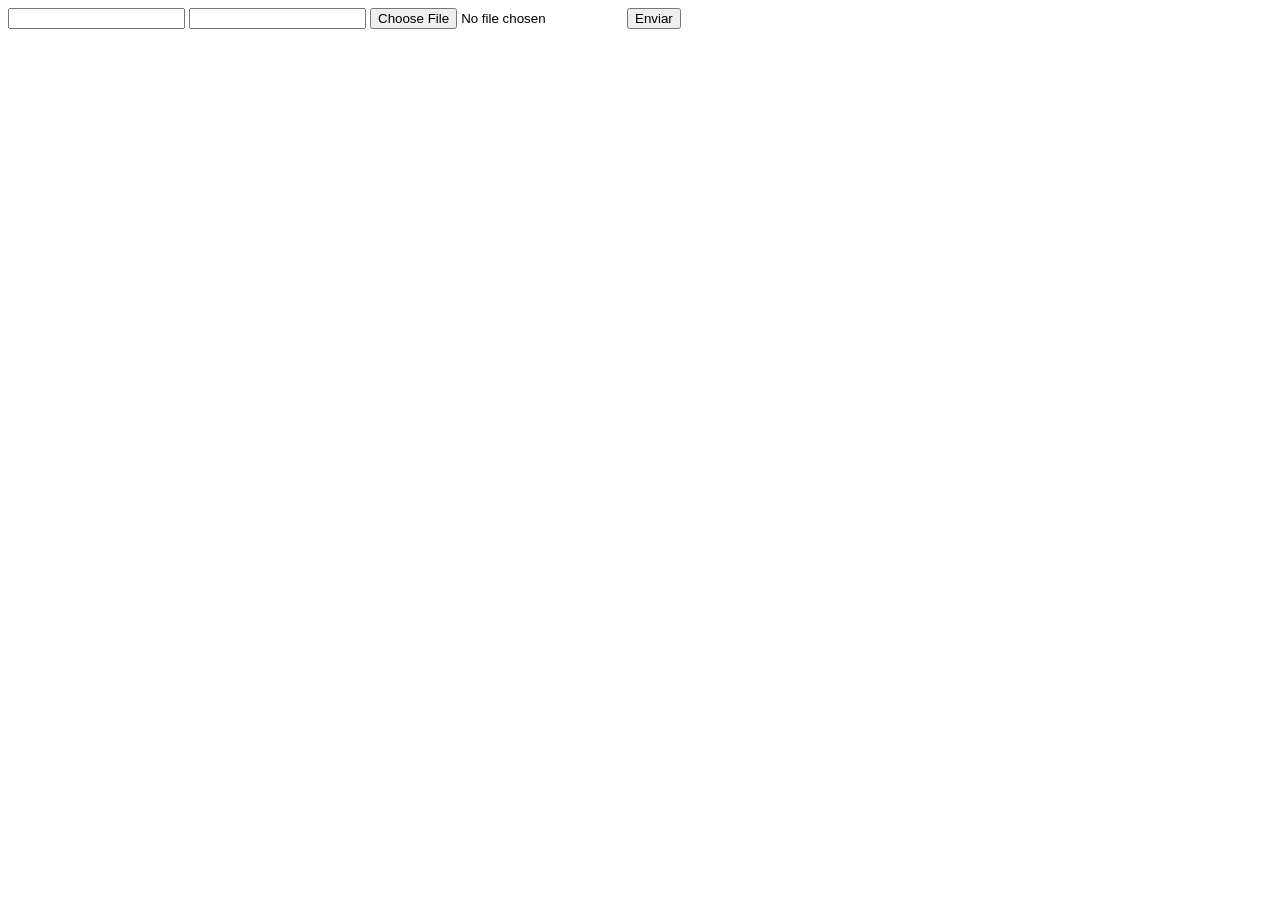
<file: DOCUMENTOS_DE_APOIO/exemplo_de_upload_de_arquivo/public/index.html>
<!DOCTYPE html>
<html lang="en">

<head>
  <meta charset="UTF-8">
  <meta http-equiv="X-UA-Compatible" content="IE=edge">
  <meta name="viewport" content="width=device-width, initial-scale=1.0">
  <title>Upload</title>
</head>

<body>

  <div>
    <input name="nome" id="nome" type="text" />
    <input name="email" id="email" type="url" />
    <input name="foto" id="foto" type="file" />
    <button onclick="enviar()">Enviar</button>
  </div>

  <div id="container"></div>
</body>

</html>

<script>
  function enviar() {
    const formData = new FormData();
    formData.append('foto', foto.files[0])
    formData.append('nome', nome.value)
    formData.append('email', email.value)

    fetch("/usuarios/cadastro", {
      method: "POST",
      body: formData
    })
      .then(res => {
        window.location = "./perfil.html"
      })
      .catch(err => {
        console.log(err);
      })
  }
</script>
</file>
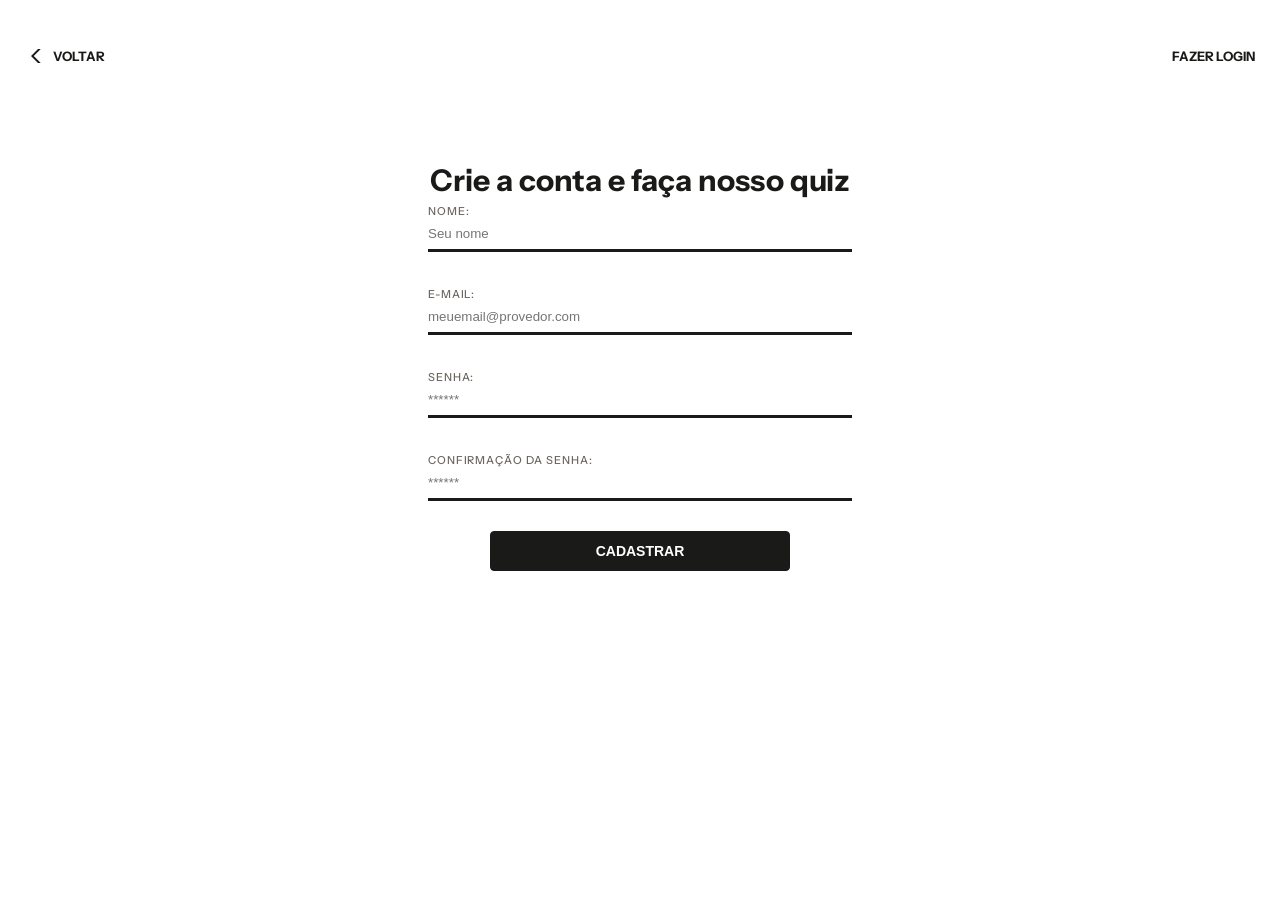
<file: public/cadastro-quiz.html>
<!DOCTYPE html>
<html lang="pt-br">

<head>
  <meta charset="UTF-8" />
  <meta http-equiv="X-UA-Compatible" content="IE=edge" />
  <meta name="viewport" content="width=device-width, initial-scale=1.0" />

  <title>Egó | Cadastro</title>

  <script src="./js/sessao.js"></script>

  <link rel="stylesheet" href="./css/estilo.css" />
  <link rel="icon" href="../assets/imgs/logo-cima.png" />
  <link rel="preconnect" href="https://fonts.gstatic.com" />
</head>

<body>

   <div class="login-buttons">
    <div class="voltar">
        <a href="index.html">
            <svg fill="currentColor" height="22" viewBox="0 0 22 22" width="22" xmlns="http://www.w3.org/2000/svg">
                <rect class="seta-traco" height="2" width="0" x="7" y="10"></rect>
                <path d="M15.75 4H13L6 11L13 18H15.75L8.75 11L15.75 4Z"></path>
            </svg>
            <span>VOLTAR</span>
        </a>
    </div>

    <div class="cadastro">
        <a href="login.html">
            <span class="cadastro-inner">
                <span class="cadastro-texto">FAZER LOGIN</span>
                <span class="cadastro-linha-wrapper">
                    <div class="cadastro-linha"></div>
                </span>
            </span>
        </a>
    </div>
</div> 


  <div class="login">
    <div class="alerta_erro">
      <div class="card_erro" id="cardErro">
        <span id="mensagem_erro"></span>
      </div>
    </div>
    <div class="container">
      <div class="card card-cadastro">
        <h2>Crie a conta e faça nosso quiz</h2>
        <div class="formulario">
          
          <div class="campo">
            <span>Nome:</span>
            <input id="nome_input" type="text" placeholder="Seu nome" />
          </div>
          <div class="campo">
            <span>E-mail:</span>
            <input id="email_input" type="text" placeholder="meuemail@provedor.com" />
          </div>
          <div class="campo">
            <span>Senha:</span>
            <input id="senha_input" type="password" placeholder="******" />
          </div>
          <div class="campo">
            <span>Confirmação da Senha:</span>
            <input id="confirmacao_senha_input" type="password" placeholder="******" />
          </div>
          <button class="botao" onclick="cadastrar()">CADASTRAR</button>
        </div>
        <div id="div_aguardar" class="loading-div">
          <img src="./assets/circle-loading.gif" id="loading-gif" />
        </div>

        <div id="div_erros_login"></div>
      </div>
    </div>
  </div>

</body>

</html>

<script>

  // Array para armazenar empresas cadastradas para validação de código de ativação 
  let listaEmpresasCadastradas = [];

  function cadastrar() {
    // aguardar();

    //Recupere o valor da nova input pelo nome do id
    // Agora vá para o método fetch logo abaixo
    var nomeVar = nome_input.value;
    var emailVar = email_input.value;
    var senhaVar = senha_input.value;
    var confirmacaoSenhaVar = confirmacao_senha_input.value;

    // Verificando se há algum campo em branco
    if (
      nomeVar == "" ||
      emailVar == "" ||
      senhaVar == "" ||
      confirmacaoSenhaVar == "" 
    ) {
      cardErro.style.display = "block";
      mensagem_erro.innerHTML =
        "(Mensagem de erro para todos os campos em branco)";

      finalizarAguardar();
      return false;
    } else {
      setInterval(sumirMensagem, 5000);
    }

    // Verificando se o código de ativação é de alguma empresa cadastrada
    // for (let i = 0; i < listaEmpresasCadastradas.length; i++) {
    //   if (listaEmpresasCadastradas[i].codigo_ativacao == codigoVar) {
    //     idEmpresaVincular = listaEmpresasCadastradas[i].id
    //     console.log("Código de ativação válido.");
    //     break;
    //   } else {
    //     cardErro.style.display = "block";
    //     mensagem_erro.innerHTML = "(Mensagem de erro para código inválido)";
    //     finalizarAguardar();
    //   }
    // }

    // Enviando o valor da nova input
    fetch("/usuarios/cadastrar", {
      method: "POST",
      headers: {
        "Content-Type": "application/json",
      },
      body: JSON.stringify({
        // crie um atributo que recebe o valor recuperado aqui
        // Agora vá para o arquivo routes/usuario.js
        nomeServer: nomeVar,
        emailServer: emailVar,
        senhaServer: senhaVar,
      }),
    })
      .then(function (resposta) {
        console.log("resposta: ", resposta);

        if (resposta.ok) {
          cardErro.style.display = "block";

          mensagem_erro.innerHTML =
            "Cadastro realizado com sucesso! Redirecionando para tela de Login...";

          setTimeout(() => {
            window.location = "login.html";
          }, "2000");

          limparFormulario();
          finalizarAguardar();
        } else {
          throw "Houve um erro ao tentar realizar o cadastro!";
        }
      })
      .catch(function (resposta) {
        console.log(`#ERRO: ${resposta}`);
        finalizarAguardar();
      });

    return false;
  }

  // Listando empresas cadastradas 

  function sumirMensagem() {
    cardErro.style.display = "none";
  }
</script>
</file>
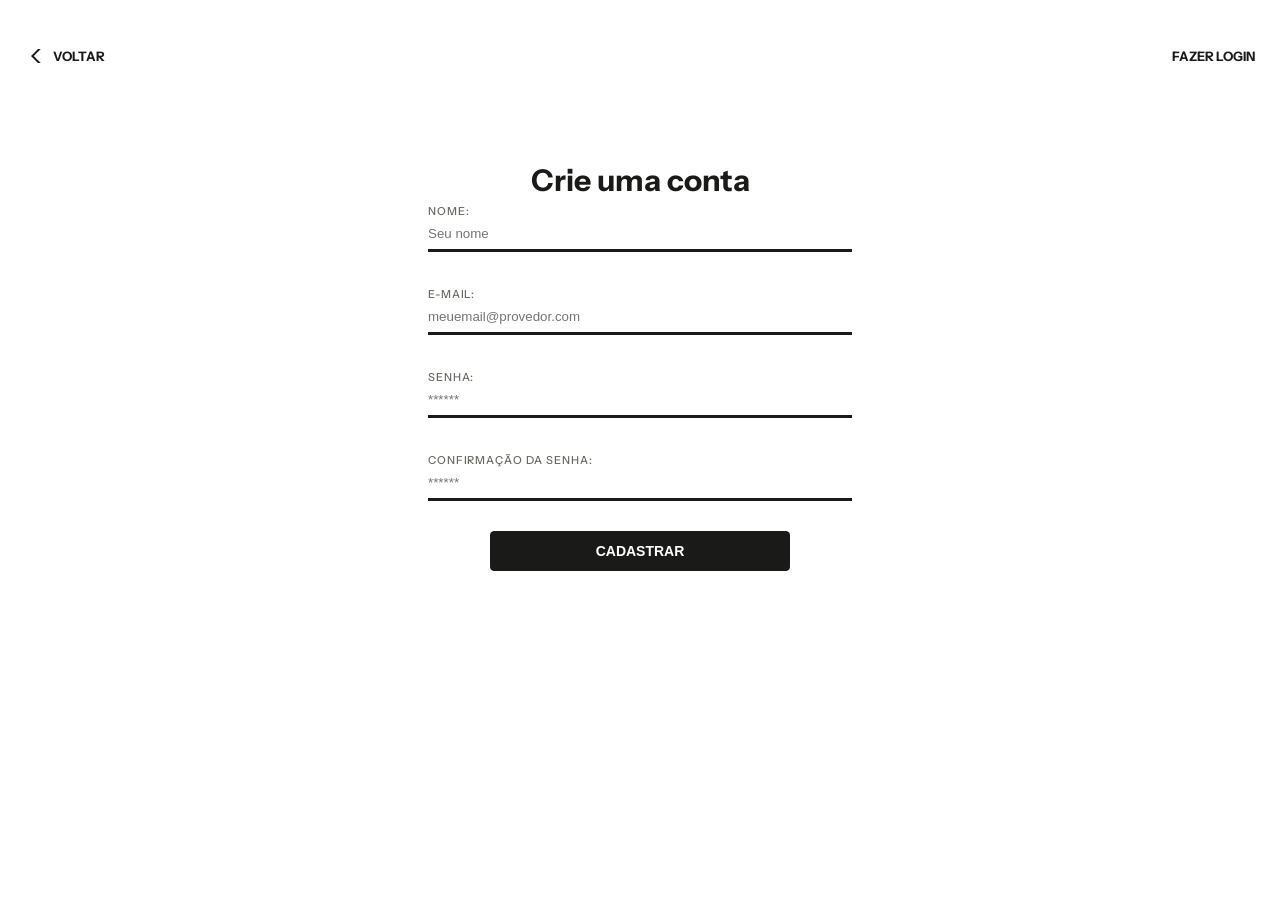
<file: public/cadastro.html>
<!DOCTYPE html>
<html lang="pt-br">

<head>
  <meta charset="UTF-8" />
  <meta http-equiv="X-UA-Compatible" content="IE=edge" />
  <meta name="viewport" content="width=device-width, initial-scale=1.0" />

  <title>Egó | Cadastro</title>

  <script src="./js/sessao.js"></script>

  <link rel="stylesheet" href="./css/estilo.css" />
  <link rel="icon" href="../assets/imgs/logo-cima.png" />
  <link rel="preconnect" href="https://fonts.gstatic.com" />
</head>

<body>

  <div class="login-buttons">
    <div class="voltar">
      <a href="index.html">
        <svg fill="currentColor" height="22" viewBox="0 0 22 22" width="22" xmlns="http://www.w3.org/2000/svg">
          <rect class="seta-traco" height="2" width="0" x="7" y="10"></rect>
          <path d="M15.75 4H13L6 11L13 18H15.75L8.75 11L15.75 4Z"></path>
        </svg>
        <span>VOLTAR</span>
      </a>
    </div>

    <div class="cadastro">
      <a href="login.html">
        <span class="cadastro-inner">
          <span class="cadastro-texto">FAZER LOGIN</span>
          <span class="cadastro-linha-wrapper">
            <div class="cadastro-linha"></div>
          </span>
        </span>
      </a>
    </div>
  </div>


  <div class="login">
    <div class="alerta_erro">
      <div class="card_erro" id="cardErro">
        <span id="mensagem_erro"></span>
      </div>
    </div>
    <div class="container">
      <div class="card card-cadastro">
        <h2>Crie uma conta</h2>
        <div class="formulario">
          
          <div class="campo">
            <span>Nome:</span>
            <input id="nome_input" type="text" placeholder="Seu nome" />
          </div>
          <div class="campo">
            <span>E-mail:</span>
            <input id="email_input" type="text" placeholder="meuemail@provedor.com" />
          </div>
          <div class="campo">
            <span>Senha:</span>
            <input id="senha_input" type="password" placeholder="******" />
          </div>
          <div class="campo">
            <span>Confirmação da Senha:</span>
            <input id="confirmacao_senha_input" type="password" placeholder="******" />
          </div>
          <button class="botao" onclick="cadastrar()">CADASTRAR</button>
        </div>
        <div id="div_aguardar" class="loading-div">
          <img src="./assets/circle-loading.gif" id="loading-gif" />
        </div>

        <div id="div_erros_login"></div>
      </div>
    </div>
  </div>

</body>

</html>

<script>

  // Array para armazenar empresas cadastradas para validação de código de ativação 
  let listaEmpresasCadastradas = [];

  function cadastrar() {
    var nomeVar = nome_input.value;
    var emailVar = email_input.value;
    var senhaVar = senha_input.value;
    var confirmacaoSenhaVar = confirmacao_senha_input.value;

    nomeVar = nomeVar.trim();
    emailVar = emailVar.trim();

    if (nomeVar == "" || emailVar == "" || senhaVar == "" || confirmacaoSenhaVar == "") {
      exibirErro("Todos os campos são obrigatórios!");
      return false;
    }

    if (emailVar.indexOf("@") == -1 || emailVar.indexOf(".com") == -1) {
      exibirErro("E-mail inválido! falta @ ou .com");
      return false;
    }

    if (senhaVar != confirmacaoSenhaVar) {
      exibirErro("As senhas não coincidem!");
      return false;
    }

    if (senhaVar.length < 6) {
      exibirErro("A senha não pode ser menor que 6 dígitos!");
      return false;
    }

    if (!/[a-z]/.test(senhaVar)) {
      exibirErro("A senha deve possuir pelo menos uma letra");
      return false;
    }

    if (!/[0-9]/.test(senhaVar)) {
      exibirErro("A senha deve possuir pelo menos um número!");
      return false;
    }

    if (!/[A-Z]/.test(senhaVar)) {
      exibirErro("A senha deve possuir pelo menos uma letra maiúscula!");
      return false;
    }

    // Enviando o valor da nova input
    fetch("/usuarios/cadastrar", {
      method: "POST",
      headers: {
        "Content-Type": "application/json",
      },
      body: JSON.stringify({
        // crie um atributo que recebe o valor recuperado aqui
        // Agora vá para o arquivo routes/usuario.js
        nomeServer: nomeVar,
        emailServer: emailVar,
        senhaServer: senhaVar,
      }),
    })
      .then(function (resposta) {
        console.log("resposta: ", resposta);

        if (resposta.ok) {
          cardErro.style.display = "block";

          mensagem_erro.innerHTML =
            "Cadastro realizado com sucesso! Redirecionando para tela de Login...";

          setTimeout(() => {
            window.location = "login.html";
          }, "2000");

          limparFormulario();
          finalizarAguardar();
        } else {
          throw "Houve um erro ao tentar realizar o cadastro!";
        }
      })
      .catch(function (resposta) {
        console.log(`#ERRO: ${resposta}`);
        finalizarAguardar();
      });

    return false;
  }


  // Listando empresas cadastradas 
  function exibirErro(mensagem) {
    cardErro.style.display = "block";
    mensagem_erro.innerHTML = mensagem;
    setTimeout(sumirMensagem, 3000); // Oculta automaticamente após 3 segundos
  }

  function sumirMensagem() {
    cardErro.style.display = "none";
  }
</script>
</file>
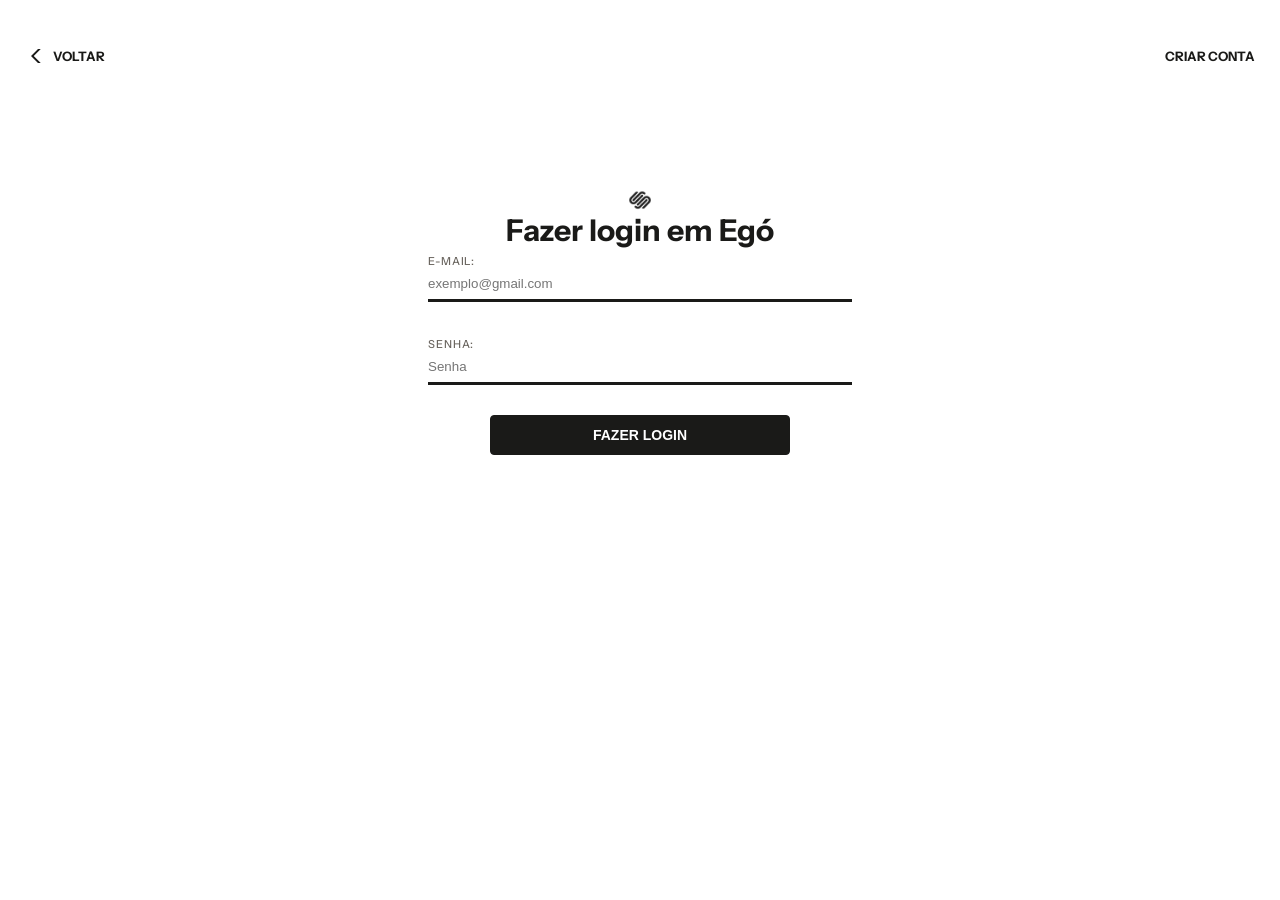
<file: public/login.html>
<!DOCTYPE html>
<html lang="pt-br">

<head>
    <meta charset="UTF-8">
    <meta http-equiv="X-UA-Compatible" content="IE=edge">
    <meta name="viewport" content="width=device-width, initial-scale=1.0">

    <title>ego | Login</title>

    <script src="./js/sessao.js"></script>

    <link rel="stylesheet" href="./css/estilo.css">
    <link rel="icon" href="../assets/imgs/logo-cima.png">
    <link rel="preconnect" href="https://fonts.gstatic.com">
</head>

<body>
<div class="login-buttons">
    <div class="voltar">
        <a href="index.html">
            <svg fill="currentColor" height="22" viewBox="0 0 22 22" width="22" xmlns="http://www.w3.org/2000/svg">
                <rect class="seta-traco" height="2" width="0" x="7" y="10"></rect>
                <path d="M15.75 4H13L6 11L13 18H15.75L8.75 11L15.75 4Z"></path>
            </svg>
            <span>VOLTAR</span>
        </a>
    </div>

    <div class="cadastro">
        <a href="cadastro.html">
            <span class="cadastro-inner">
                <span class="cadastro-texto">CRIAR CONTA</span>
                <span class="cadastro-linha-wrapper">
                    <div class="cadastro-linha"></div>
                </span>
            </span>
        </a>
    </div>
</div>

    <div class="login">

        <div class="alerta_erro">
            <div class="card_erro" id="cardErro">
                <span id="mensagem_erro"></span>
            </div>
        </div>
        <div class="container">
            <div class="login-logo">
                <img src="./assets/imgs/logo.png" alt="">
            </div>
            <div class="card card-login">
                <div class="login-frase">
                    <h2>Fazer login em Egó</h2>
                </div>
                <div class="formulario">
                    <div class="campo">
                        <span>E-mail:</span>
                        <input id="email_input" type="text" placeholder="exemplo@gmail.com">
                    </div>
                    <div class="campo">
                        <span>Senha:</span>
                        <input id="senha_input" type="password" placeholder="Senha">
                    </div>
                    <button class="botao" onclick="entrar()">FAZER LOGIN</button>
                </div>

                <div id="div_aguardar" class="loading-div">
                    <img src="./assets/circle-loading.gif" id="loading-gif">
                </div>

                <div id="div_erros_login"></div>
            </div>
        </div>
    </div>

</body>

</html>

<script>


    function entrar() {
        aguardar();

        var emailVar = email_input.value;
        var senhaVar = senha_input.value;

        if (emailVar == "" || senhaVar == "") {
            cardErro.style.display = "block"
            mensagem_erro.innerHTML = "(Mensagem de erro para todos os campos em branco)";
            finalizarAguardar();
            return false;
        }
        else {
            setInterval(sumirMensagem, 5000)
        }

        console.log("FORM LOGIN: ", emailVar);
        console.log("FORM SENHA: ", senhaVar);

        fetch("/usuarios/autenticar", {
            method: "POST",
            headers: {
                "Content-Type": "application/json"
            },
            body: JSON.stringify({
                emailServer: emailVar,
                senhaServer: senhaVar
            })
        }).then(function (resposta) {
            console.log("ESTOU NO THEN DO entrar()!")

            if (resposta.ok) {
                console.log(resposta);

                resposta.json().then(json => {
                    console.log(json);
                    console.log(JSON.stringify(json));
                    sessionStorage.EMAIL_USUARIO = json.email;
                    sessionStorage.NOME_USUARIO = json.nome;
                    sessionStorage.ID_USUARIO = json.id;
                    sessionStorage.AQUARIOS = JSON.stringify(json.aquarios)

                    setTimeout(function () {
                        window.location = "./dashboard/cards.html";
                    }, 1000); 

                });

            } else {

                console.log("Houve um erro ao tentar realizar o login!");

                resposta.text().then(texto => {
                    console.error(texto);
                    finalizarAguardar(texto);
                });
            }

        }).catch(function (erro) {
            console.log(erro);
        })

        return false;
    }

    function sumirMensagem() {
        cardErro.style.display = "none"
    }

</script>
</file>
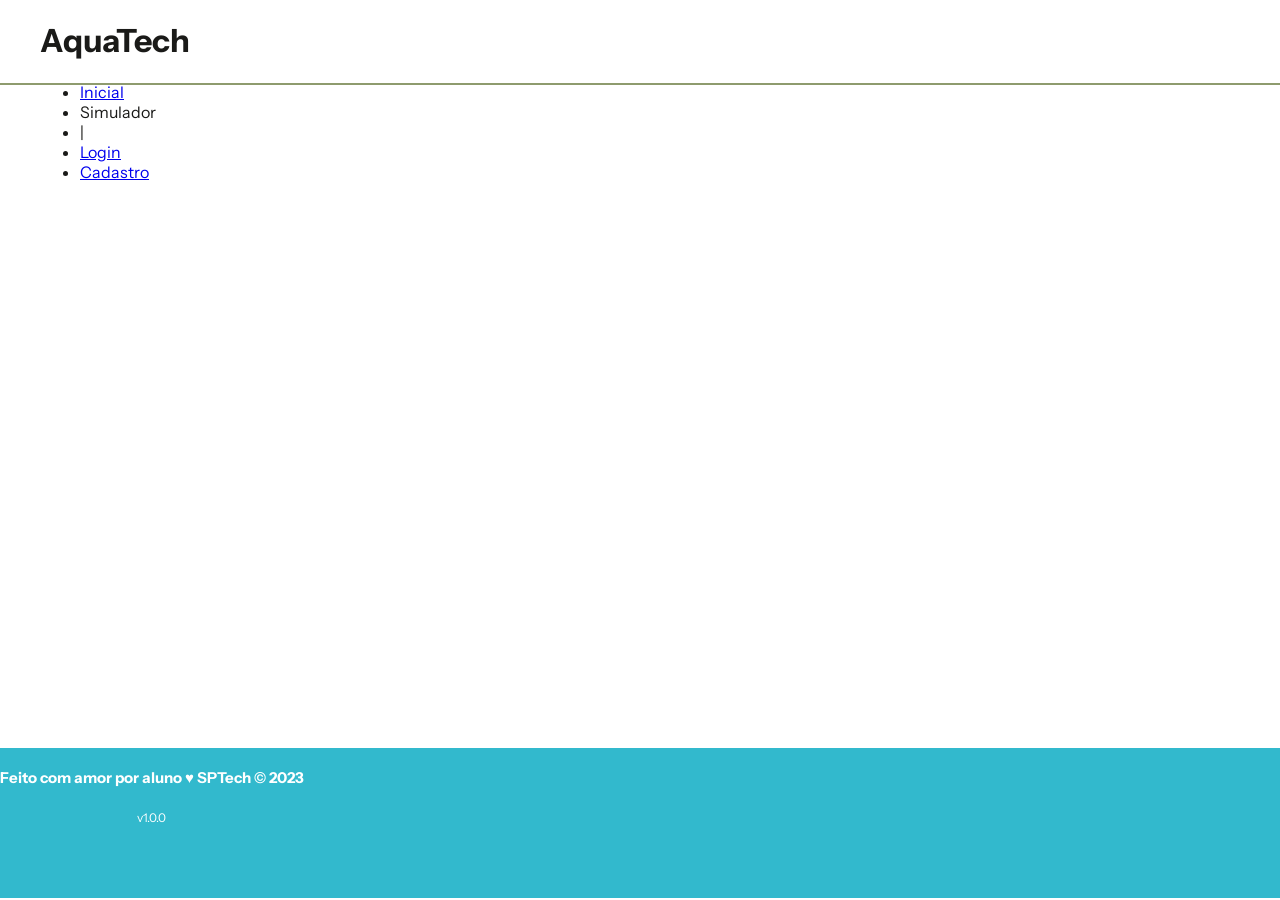
<file: public/simulador.html>
<!DOCTYPE html>
<html lang="pt-br">

<head>
    <meta charset="UTF-8">
    <meta http-equiv="X-UA-Compatible" content="IE=edge">
    <meta name="viewport" content="width=device-width, initial-scale=1.0">

    <title>Ego | Simulador</title>

    <script src="./js/sessao.js"></script>

    <link rel="stylesheet" href="./css/estilo.css">
    <link rel="icon" href="../assets/imgs/logo-cima.png">
    <link rel="preconnect" href="https://fonts.gstatic.com">
</head>

<body>

    
    <div class="header">
        <div class="container">
            <h1 class="titulo">AquaTech</h1>
            <ul class="navbar">
                <li>
                    <a href="./index.html">Inicial</a>
                </li>
                <li class="agora">Simulador</li>
                <li>|</li>
                <li>
                    <a href="./login.html">Login</a>
                </li>
                <li>
                    <a href="./login.html">Cadastro</a>
                </li>
            </ul>
        </div>
    </div>


    
    <div class="simulador">
        <div class="container">
            <h2>Simulador</h2>
            <p>Lorem ipsum, dolor sit amet consectetur adipisicing elit. Accusantium tempora architecto sint fugit
                dolorum? Ipsum laborum magnam similique labore, voluptate amet reprehenderit rem ab blanditiis quisquam
                laboriosam eaque alias. Reiciendis. Lorem ipsum, dolor sit amet consectetur adipisicing elit.
                Accusantium tempora architecto sint fugit dolorum? Ipsum laborum magnam similique labore, voluptate amet
                reprehenderit rem ab blanditiis quisquam laboriosam eaque alias. Reiciendis.</p>
            <p>Lorem ipsum, dolor sit amet consectetur adipisicing elit. Accusantium tempora architecto sint fugit
                dolorum? Ipsum laborum magnam similique labore, voluptate amet reprehenderit rem ab blanditiis quisquam
                laboriosam eaque alias. Reiciendis. Lorem ipsum, dolor sit amet consectetur adipisicing elit.
                Accusantium tempora architecto sint fugit dolorum? Ipsum laborum magnam similique labore, voluptate amet
                reprehenderit rem ab blanditiis quisquam laboriosam eaque alias. Reiciendis.</p>
            <p>Lorem ipsum, dolor sit amet consectetur adipisicing elit. Accusantium tempora architecto sint fugit
                dolorum? Ipsum laborum magnam similique labore, voluptate amet reprehenderit rem ab blanditiis quisquam
                laboriosam eaque alias. Reiciendis. Lorem ipsum, dolor sit amet consectetur adipisicing elit.
                Accusantium tempora architecto sint fugit dolorum? Ipsum laborum magnam similique labore, voluptate amet
                reprehenderit rem ab blanditiis quisquam laboriosam eaque alias. Reiciendis.</p>
            <p>Lorem ipsum, dolor sit amet consectetur adipisicing elit. Accusantium tempora architecto sint fugit
                dolorum? Ipsum laborum magnam similique labore, voluptate amet reprehenderit rem ab blanditiis quisquam
                laboriosam eaque alias. Reiciendis. Lorem ipsum, dolor sit amet consectetur adipisicing elit.
                Accusantium tempora architecto sint fugit dolorum? Ipsum laborum magnam similique labore, voluptate amet
                reprehenderit rem ab blanditiis quisquam laboriosam eaque alias. Reiciendis.</p>

        </div>
    </div>
    

    
    <div class="footer">
        <div class="container">
            <h4>Feito com amor por aluno &hearts; SPTech &copy; 2023</h4>
            <span class="version">v1.0.0</span>
        </div>
    </div>
    


</body>

</html>
</file>
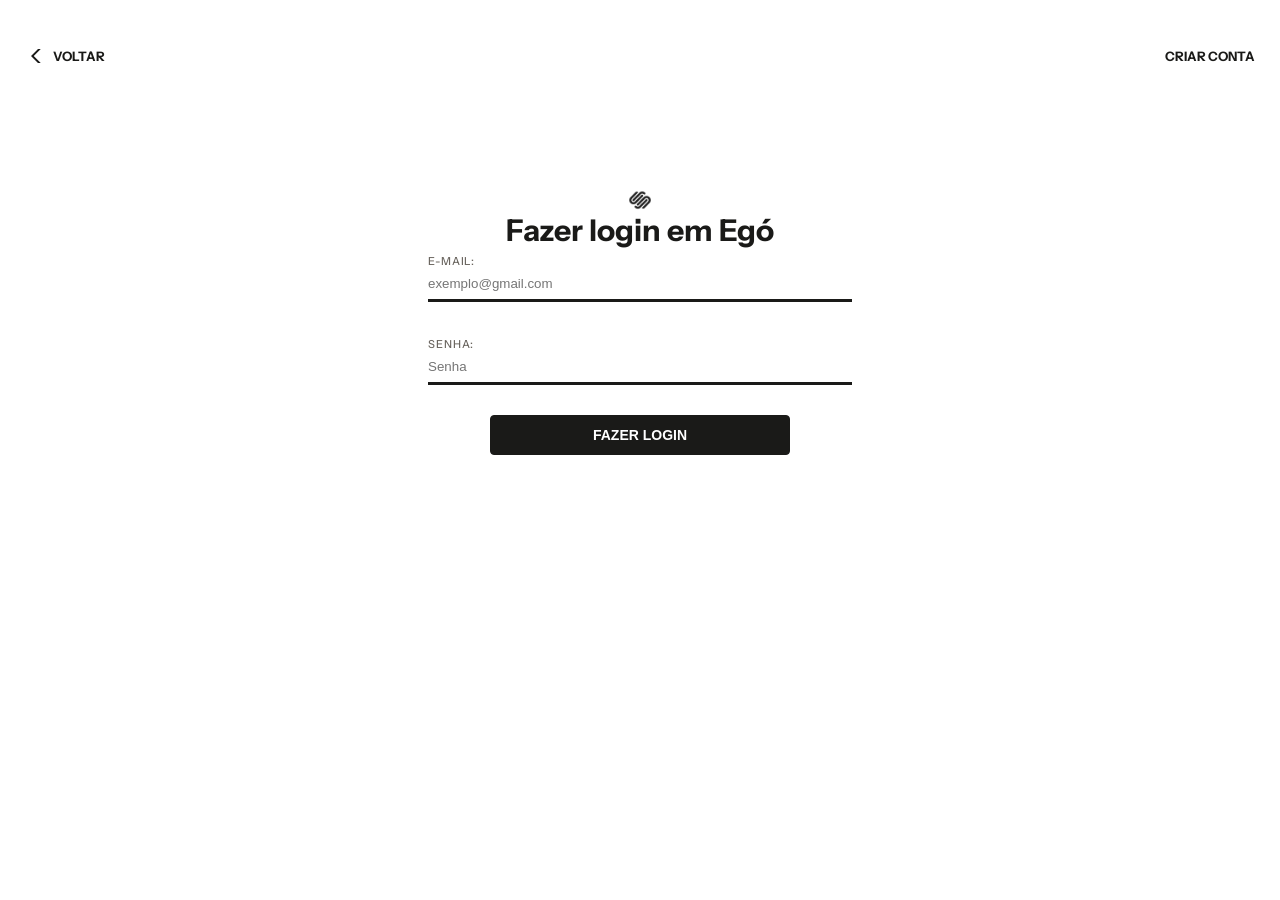
<file: public/dashboard/cards.html>
<!DOCTYPE html>
<html lang="pt-br">

<head>
    <link rel="shortcut icon" href="../assets/icon/favicon2.ico" type="image/x-icon">
    <meta charset="UTF-8">
    <meta http-equiv="X-UA-Compatible" content="IE=edge">
    <meta name="viewport" content="width=device-width, initial-scale=1.0">
    <title>Egó | Quizzes</title>

    <link rel="stylesheet" href="./../css/dashboards.css">
    <link rel="stylesheet" href="./../css/estilo.css" />

    <script src="../js/sessao.js"></script>
    <script src="../js/alerta.js"></script>
    <link rel="preconnect" href="https://fonts.googleapis.com">
    <link rel="preconnect" href="https://fonts.gstatic.com" crossorigin>
    <link href="https://fonts.googleapis.com/css2?family=Exo+2:wght@300;400;500;600;700&display=swap" rel="stylesheet">
</head>

<body onload="validarSessao(), atualizacaoPeriodica(), onloadEsconder()">

    <div class="janela">

        
        <aside class="header-left dash-header">

            <a href="../index.html" class="card-logo">
                <img src="../assets/imgs/logo-branca.png" alt="Egó">
            </a>

            <div class="hello">
                <h3>Olá, <span id="b_usuario">usuário</span>!</h3>
            </div>

            <nav class="sidebar-nav">

                <div class="btn-nav">
                    <svg width="16" height="16" fill="none" stroke="currentColor" stroke-width="2" viewBox="0 0 24 24"><path d="M9 5H7a2 2 0 0 0-2 2v12a2 2 0 0 0 2 2h10a2 2 0 0 0 2-2V7a2 2 0 0 0-2-2h-2M9 5a2 2 0 0 0 2 2h2a2 2 0 0 0 2-2M9 5a2 2 0 0 1 2-2h2a2 2 0 0 1 2 2"/></svg>
                    <h3>Quizzes</h3>
                </div>

                <div class="btn-nav-white">
                    <a href="./dashboard.html">
                        <svg width="16" height="16" fill="none" stroke="currentColor" stroke-width="2" viewBox="0 0 24 24"><rect x="3" y="3" width="7" height="9" rx="1"/><rect x="14" y="3" width="7" height="5" rx="1"/><rect x="14" y="12" width="7" height="9" rx="1"/><rect x="3" y="16" width="7" height="5" rx="1"/></svg>
                        <h3>Gráficos</h3>
                    </a>
                </div>

                <div class="btn-nav-white">
                    <a href="./mural.html">
                        <svg width="16" height="16" fill="none" stroke="currentColor" stroke-width="2" viewBox="0 0 24 24"><path d="M15 17h5l-1.405-1.405A2.032 2.032 0 0 1 18 14.158V11a6.002 6.002 0 0 0-4-5.659V5a2 2 0 1 0-4 0v.341C7.67 6.165 6 8.388 6 11v3.159c0 .538-.214 1.055-.595 1.436L4 17h5m6 0v1a3 3 0 1 1-6 0v-1m6 0H9"/></svg>
                        <h3>Mural de Avisos</h3>
                    </a>
                </div>

            </nav>

            <div class="btn-logout" onclick="limparSessao()">
                <h3>Sair</h3>
            </div>

        </aside>

        
        <main class="dash">

            
            <div class="dash-page-header">
                <div>
                    <h2>Quizzes</h2>
                    <p class="dash-breadcrumb">Dashboard &rsaquo; <span>Quizzes</span></p>
                </div>
            </div>

            
            <div class="stats-row">
                <div class="stat-card">
                    <div class="stat-icon pink">
                        <svg width="20" height="20" fill="none" stroke="currentColor" stroke-width="2" viewBox="0 0 24 24"><path d="M9 5H7a2 2 0 0 0-2 2v12a2 2 0 0 0 2 2h10a2 2 0 0 0 2-2V7a2 2 0 0 0-2-2h-2M9 5a2 2 0 0 0 2 2h2a2 2 0 0 0 2-2"/></svg>
                    </div>
                    <div class="stat-info">
                        <p>Questões</p>
                        <h3>10</h3>
                    </div>
                </div>
                <div class="stat-card">
                    <div class="stat-icon cyan">
                        <svg width="20" height="20" fill="none" stroke="currentColor" stroke-width="2" viewBox="0 0 24 24"><circle cx="12" cy="12" r="10"/><path d="M12 6v6l4 2"/></svg>
                    </div>
                    <div class="stat-info">
                        <p>Tempo Est.</p>
                        <h3>~10 min</h3>
                    </div>
                </div>
                <div class="stat-card">
                    <div class="stat-icon amber">
                        <svg width="20" height="20" fill="none" stroke="currentColor" stroke-width="2" viewBox="0 0 24 24"><path d="M12 2l3.09 6.26L22 9.27l-5 4.87 1.18 6.88L12 17.77l-6.18 3.25L7 14.14 2 9.27l6.91-1.01L12 2z"/></svg>
                    </div>
                    <div class="stat-info">
                        <p>Resultados</p>
                        <h3>6</h3>
                    </div>
                </div>
            </div>

            
            <div id="pontuacaoEJogo" class="quiz">

                
                <div id="telaInicial">
                    <div class="quiz-intro-card">

                        <div class="quiz-card-header">
                            <div class="quiz-card-badges">
                                <span class="quiz-pill pill-type">Filosofia</span>
                                <span class="quiz-pill pill-count">10 questões</span>
                            </div>
                            <h2>Qual consciência filosófica habita sua existência?</h2>
                            <p>Descubra qual corrente do existencialismo mais ressoa com sua forma de ver o mundo.</p>
                            <div class="quiz-symbols">
                                <div class="sym" style="background:#7F77DD22;color:#AFA9EC;">∅</div>
                                <div class="sym" style="background:#e6005a22;color:#F4C0D1;">∞</div>
                                <div class="sym" style="background:#1D9E7522;color:#5DCAA5;">✝</div>
                                <div class="sym" style="background:rgba(255,255,255,.06);color:rgba(255,255,255,.4);border-color:rgba(255,255,255,.15);">⊘</div>
                                <div class="sym" style="background:#32b9cd22;color:#85B7EB;">◎</div>
                                <div class="sym" style="background:#BA751722;color:#EF9F27;">◈</div>
                            </div>
                        </div>

                        <div class="quiz-card-body">
                            <div class="quiz-meta">
                                <div class="meta-item">
                                    <span class="meta-label">Perguntas</span>
                                    <span class="meta-value">10</span>
                                </div>
                                <div class="meta-item">
                                    <span class="meta-label">Tempo est.</span>
                                    <span class="meta-value">10 min</span>
                                </div>
                                <div class="meta-item">
                                    <span class="meta-label">Resultados</span>
                                    <span class="meta-value">6</span>
                                </div>
                            </div>
                            <p class="quiz-desc">
                                Cada resposta revela traços da sua visão filosófica — do absurdo de Camus à fenomenologia de Merleau-Ponty.
                                Não há certo ou errado, apenas perspectivas diferentes sobre a existência.
                            </p>
                            <button class="btn-quiz-1" onclick="iniciarQuiz()">Descobrir agora</button>
                        </div>

                    </div>
                </div>

                
                <div id="jogo" style="display:none;">

                    <div class="voltar-quiz">
                        <a href="javascript:void(0)" onclick="abandonarQuiz()">
                            <svg fill="currentColor" height="18" viewBox="0 0 22 22" width="18" xmlns="http://www.w3.org/2000/svg">
                                <rect class="seta-traco-dash" height="2" width="0" x="7" y="10"></rect>
                                <path d="M15.75 4H13L6 11L13 18H15.75L8.75 11L15.75 4Z"></path>
                            </svg>
                            <span>Voltar</span>
                        </a>
                    </div>

                    <div id="infoQuestao">
                        <span>
                            Questão <span id="spanNumeroDaQuestaoAtual"></span> de <span id="qtdQuestoes"></span>
                        </span>
                    </div>

                    <div id="perguntaDaQuestaoAtual">
                        <span id="spanQuestaoExibida"></span>
                    </div>

                    <div id="opcoes">
                        <span><input type="radio" id="primeiraOpcao" name="option" value="alternativaA" /><label for="primeiraOpcao" id="labelOpcaoUm"></label></span>
                        <span><input type="radio" id="segundaOpcao" name="option" value="alternativaB" /><label for="segundaOpcao" id="labelOpcaoDois"></label></span>
                        <span><input type="radio" id="terceiraOpcao" name="option" value="alternativaC" /><label for="terceiraOpcao" id="labelOpcaoTres"></label></span>
                        <span><input type="radio" id="quartaOpcao" name="option" value="alternativaD" /><label for="quartaOpcao" id="labelOpcaoQuatro"></label></span>
                        <span><input type="radio" id="quintaOpcao" name="option" value="alternativaE" /><label for="quintaOpcao" id="labelOpcaoCinco"></label></span>
                        <span><input type="radio" id="sextaOpcao" name="option" value="alternativaF" /><label for="sextaOpcao" id="labelOpcaoSeis"></label></span>
                    </div>

                    <div id="botoes" class="quiz-botoes-container">
                        <button onclick="submeter()" id="btnSubmeter">Submeter resposta</button>
                        <div id="msgFinal" style="display:none;"></div>
                        <button onclick="tentarNovamente()" id="btnTentarNovamente" disabled style="display:none;">Reiniciar Quiz</button>
                    </div>

                </div>

            </div>

        </main>

    </div>

    
    <div id="philosopher-modal" class="modal">
        <div class="modal-content">
            <span class="close-btn">&times;</span>
            <div class="modal-body">
                <div class="modal-img-container">
                    <img id="modal-img" src="" alt="Foto do Filósofo">
                </div>
                <div class="modal-text">
                    <span id="modal-badge" class="quiz-badge" style="position:relative;transform:none;left:0;display:inline-block;margin-bottom:10px;"></span>
                    <h2 id="modal-philosopher"></h2>
                    <p id="modal-desc"></p>
                </div>
            </div>
        </div>
    </div>

<script>
    let listaDeQuestoes = [];
    let numeroDaQuestaoAtual = 0;
    let quantidadeDeQuestoes = 0;

    const alternativasPorQuestao = {
       1: ["Aceitar o sem-sentido da vida e viver com rebeldia e paixão apesar dele.","Uma responsabilidade total e inevitável; estamos condenados a escolher a cada instante.","Um salto no escuro; uma escolha profunda diante do mistério que exige coragem e fé.","Uma ilusão completa, já que nada importa e não há propósito real no universo.","A capacidade de agir no mundo assumindo um compromisso ético e solidário com os outros.","A abertura da nossa consciência para perceber o mundo livre de preconceitos, vivendo o presente."],
       2: ["Um confronto constante entre nosso desejo de sentido e o silêncio indiferente do universo.","Um projeto em aberto que definimos passo a passo através de nossas escolhas.","Uma jornada repleta de paradoxos, angústias e a busca por uma verdade interior profunda.","Um piscar de olhos biológico sem qualquer valor, significado ou destino final.","Uma construção humana coletiva que ganha valor real quando nos importamos com o próximo.","Um fluxo contínuo de experiências, sensações e percepções através do nosso corpo no mundo."],
       3: ["Escolhe de forma autônoma e encara a situação com ironia, sem esperar respostas do universo.","Decide sabendo que a responsabilidade é 100% minha e que não posso dar desculpas pelas consequências.","Olha para dentro de si, abraça a incerteza e dá um salto de fé naquilo que sua intuição dita.","Escolhe qualquer caminho ou deixa o acaso decidir, pois no fim das contas o resultado dá na mesma.","Pensa em como essa decisão impacta as pessoas ao meu redor e a sociedade em que vivo.","Observa como essa situação se manifesta na minha mente e sinto a experiência presente antes de agir."],
       4: ["Companheiros de viagem que compartilham a mesma estranheza e o mesmo tédio de existir.","Aqueles que testam minha autenticidade e me lembram que sou livre para me definir.","Indivíduos únicos que também enfrentam o dilema solitário da própria alma perante o absoluto.","Distrações passageiras ou estruturas sociais vazias que tentam ditar regras irrelevantes.","O espelho da minha própria humanidade; existo para e com os outros em busca de um mundo melhor.","Seres com quem divido o espaço e o tempo, percebidos através da minha vivência e empatia imediata."],
       5: ["Aceitar o absurdo da vida e viver intensamente, esgotando todas as possibilidades com rebeldia.","Inventar nosso próprio sentido com total autonomia, assumindo a autoria de nossa história.","Buscar um significado transcendental e subjetivo que vá além da lógica fria do mundo.","Aceitar o vazio absoluto e parar de tentar criar propósitos artificiais para nos enganar.","Dedicar nossa existência a construir um sentido coletivo baseado na dignidade e no bem comum.","Focar em descrever e vivenciar o mundo exatamente como ele se apresenta à nossa percepção."],
       6: ["A minha persistência em continuar vivendo e criando mesmo sabendo do caos do mundo.","A soma das minhas escolhas e atos práticos. Eu sou o que eu faço.","A minha relação íntima e sincera com minhas crenças mais profundas e minhas crises internas.","Nada. A identidade é apenas uma ilusão linguística e social; não somos nada fixo.","A minha postura ética e a maneira como contribuo para a emancipação da humanidade.","A forma como minha consciência habita meu corpo e percebe o tempo, o espaço e as sensações."],
       7: ["Encaro como parte do jogo, enfrentando-o sem choramingar ou criar falsas esperanças.","Assumo o sofrimento como consequência direta das minhas escolhas ou da própria condição livre.","Enxergo o sofrimento como um momento crucial que purifica a alma e nos aproxima do essencial.","Vejo como um fato biológico inevitável e desprovido de qualquer propósito oculto ou lição.","Tento transformá-lo em empatia para lutar contra as injustices que causam dor ao meu semelhante.","Procuro acolher a dor na minha consciência, observando como ela afeta minha percepção do momento."],
       8: ["É o fim trágico que torna a vida uma piada, mas que me dá o direito de viver sem amarras.","É o limite final que me lembra que o tempo está correndo e preciso escolher com urgência agora.","O mistério final que desafia a razão e nos força a refletir sobre o valor eterno da nossa alma.","O apagão definitivo que prova que nenhuma ambição, glória ou dor humana importou de verdade.","O encerramento do meu ciclo, deixando meu legado nas memórias e vidas das pessoas que ajudei.","O momento em que minha percepção do mundo cessa; até lá, foco em vivenciar o presente ao máximo."],
       9: ["Uma busca inútil por respostas onde só há silêncio, então a única verdade é aceitar o caos.","Algo que eu mesmo defino e valido através do meu compromisso com a minha própria coerência.","Algo subjetivo e paradoxal, que só pode ser sentido e vivido na intimidade da alma.","Uma mentira reconfortante que a humanidade inventou para não pirar diante do vazio.","Um valor ético focado na emancipação humana e na justiça social para todos.","A experiência direta de como as coisas se mostram para mim no aqui e no agora."],
       10: ["A própria luta para chegar ao topo basta para encher o coração de um homem. É preciso imaginar Sísifo feliz.","O homem está condenado a ser livre; porque, uma vez lançado ao mundo, é responsável por tudo quanto fizer.","A angústia é a vertigem da liberdade, que surge quando o espírito quer pôr a síntese e olha para baixo.","Eu vos digo: é preciso ter um caos dentro de si para dar à luz uma estrela cadente.","O homem nada mais é do que aquilo que ele faz de si mesmo. Esse é o primeiro princípio do existencialismo.","Nós somos o nosso corpo; nós estamos no mundo através do nosso corpo, e o mundo é o que nós percebemos."]
    };

    async function iniciarQuiz() {
        try {
            const resposta = await fetch("/quiz/perguntas");
            if (!resposta.ok) throw new Error("Erro ao buscar perguntas");
            listaDeQuestoes = await resposta.json();
            quantidadeDeQuestoes = listaDeQuestoes.length;
            if (quantidadeDeQuestoes <= 0) { alert("Nenhuma pergunta cadastrada."); return; }
            document.getElementById("jogo").style.display = "flex";
            document.getElementById("telaInicial").style.display = "none";
            document.getElementById("qtdQuestoes").innerHTML = quantidadeDeQuestoes;
            preencherHTMLcomQuestaoAtual(0);
            btnSubmeter.disabled = false;
        } catch (erro) {
            console.error("Erro ao iniciar quiz:", erro);
            alert("Erro ao carregar quiz");
        }
    }

    function preencherHTMLcomQuestaoAtual(index) {
        habilitarAlternativas(true);
        const q = listaDeQuestoes[index];
        numeroDaQuestaoAtual = index;
        document.getElementById("spanNumeroDaQuestaoAtual").innerHTML = index + 1;
        document.getElementById("spanQuestaoExibida").innerHTML = q.enunciado;
        const alts = alternativasPorQuestao[q.id];
        document.getElementById("labelOpcaoUm").innerHTML    = alts[0];
        document.getElementById("labelOpcaoDois").innerHTML  = alts[1];
        document.getElementById("labelOpcaoTres").innerHTML  = alts[2];
        document.getElementById("labelOpcaoQuatro").innerHTML = alts[3];
        document.getElementById("labelOpcaoCinco").innerHTML = alts[4];
        document.getElementById("labelOpcaoSeis").innerHTML  = alts[5];
    }

    async function submeter() {
        const options = document.getElementsByName("option");
        const hasChecked = [...options].some(o => o.checked);
        if (!hasChecked) { alert("Escolha uma alternativa."); return; }
        btnSubmeter.disabled = true;
        habilitarAlternativas(false);
        const alternativaSelecionada = [...options].find(o => o.checked).value.slice(-1);
        const perguntaAtual = listaDeQuestoes[numeroDaQuestaoAtual];
        const idUsuario = sessionStorage.ID_USUARIO;
        try {
            const resposta = await fetch("/quiz/resposta", {
                method: "POST",
                headers: { "Content-Type": "application/json" },
                body: JSON.stringify({ alternativaEscolhida: alternativaSelecionada, fkUsuario: idUsuario, fkPergunta: perguntaAtual.id })
            });
            if (!resposta.ok) { const erro = await resposta.json(); throw new Error(erro.mensagem); }
        } catch (erro) { console.error("Erro ao cadastrar resposta:", erro); }
        setTimeout(() => avancar(), 300);
    }

    function habilitarAlternativas(enable) {
        ['primeiraOpcao','segundaOpcao','terceiraOpcao','quartaOpcao','quintaOpcao','sextaOpcao']
            .forEach(id => { document.getElementById(id).disabled = !enable; });
    }

    function avancar() {
        numeroDaQuestaoAtual++;
        desmarcarRadioButtons();
        if (numeroDaQuestaoAtual < quantidadeDeQuestoes) {
            preencherHTMLcomQuestaoAtual(numeroDaQuestaoAtual);
            btnSubmeter.disabled = false;
        } else { finalizarJogo(); }
    }

    function desmarcarRadioButtons() {
        document.getElementsByName("option").forEach(o => o.checked = false);
    }

    async function finalizarJogo() {
        document.getElementById("opcoes").style.display = "none";
        document.getElementById("perguntaDaQuestaoAtual").style.display = "none";
        document.getElementById("infoQuestao").style.display = "none";
        btnSubmeter.style.display = "none";
        const divMsg = document.getElementById("msgFinal");
        const idUsuario = sessionStorage.ID_USUARIO;
        try {
            const respostaGerar = await fetch(`/quiz/resultado/${idUsuario}`, { method: "POST" });
            if (!respostaGerar.ok) throw new Error("Erro ao gerar resultado");
            const respostaBuscar = await fetch(`/quiz/resultado/${idUsuario}`);
            if (!respostaBuscar.ok) throw new Error("Erro ao buscar resultado");
            const resultado = await respostaBuscar.json();
            divMsg.innerHTML = `<h2>${resultado[0].nome}</h2><p>${resultado[0].descricao}</p>`;
        } catch (erro) {
            console.error(erro);
            divMsg.innerHTML = `<h2>Erro ao gerar resultado</h2>`;
        }
        divMsg.style.display = "block";
        btnTentarNovamente.style.display = "block";
        btnTentarNovamente.disabled = false;
    }

    function tentarNovamente() { window.location.reload(); }

    function abandonarQuiz() {
        document.getElementById("jogo").style.display = "none";
        document.getElementById("telaInicial").style.display = "block";
        numeroDaQuestaoAtual = 0;
        desmarcarRadioButtons();
    }

    const closeBtn = document.querySelector(".close-btn");
</script>

</body>
</html>
</file>
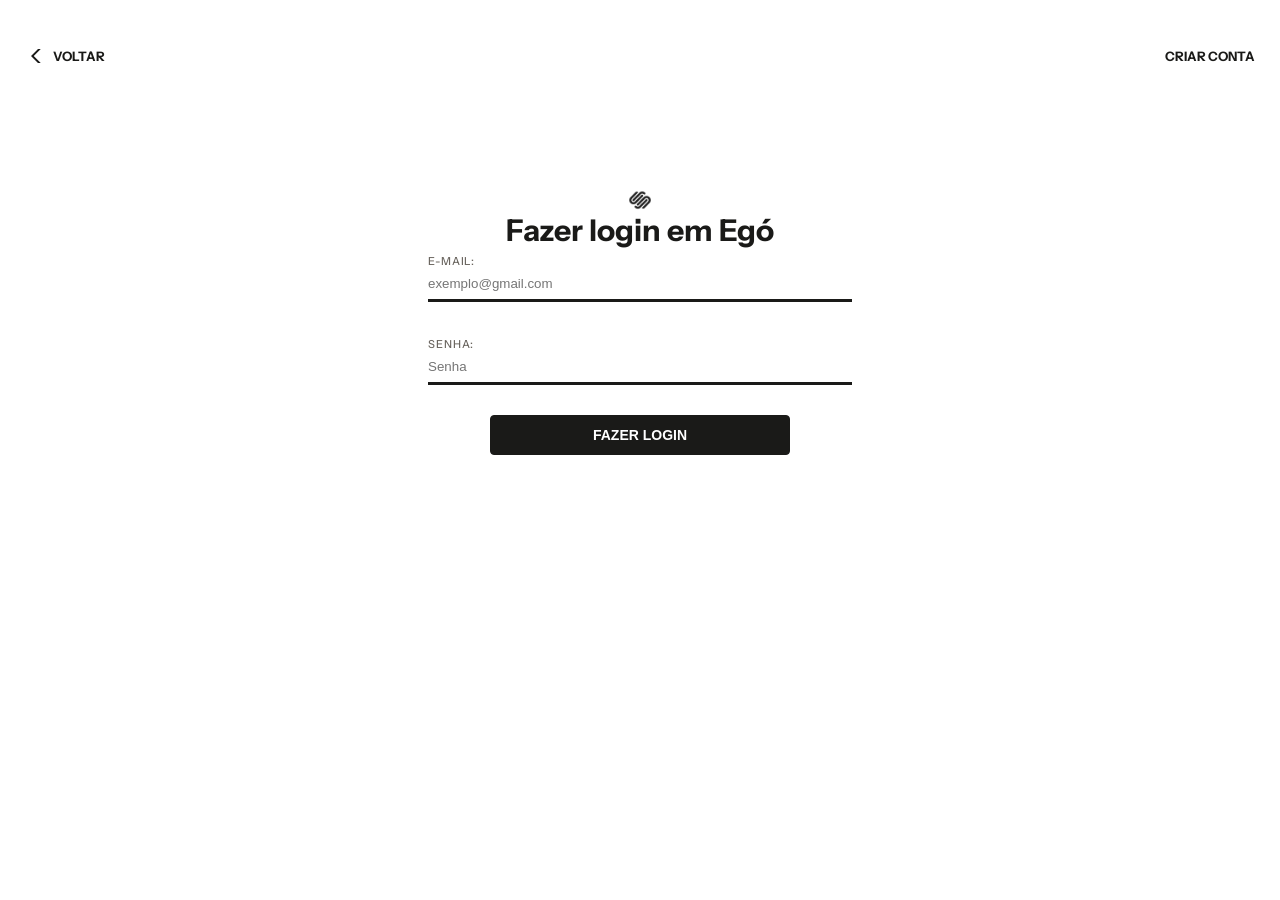
<file: public/dashboard/edicao-aviso.html>
<!DOCTYPE html>
<html lang="pt-br">

<head>
    <link rel="shortcut icon" href="../assets/imgs/logo-cima.png" type="image/x-icon">
    <meta charset="UTF-8">
    <meta http-equiv="X-UA-Compatible" content="IE=edge">
    <meta name="viewport" content="width=device-width, initial-scale=1.0">
    <title>Egó | Editar Aviso</title>

    <link rel="stylesheet" href="./../css/dashboards.css">
    <link rel="stylesheet" href="./../css/estilo.css" />
    <script src="../js/sessao.js"></script>

    <link rel="preconnect" href="https://fonts.googleapis.com">
    <link rel="preconnect" href="https://fonts.gstatic.com" crossorigin>
    <link href="https://fonts.googleapis.com/css2?family=Exo+2:wght@300;400;500;600;700&display=swap" rel="stylesheet">
</head>

<body onload="validarSessao(), listarInfosDeUm()">

    <div class="janela">

        
        <aside class="header-left">

            <a href="../index.html" class="card-logo">
                <img src="../assets/imgs/logo-branca.png" alt="Egó">
            </a>

            <div class="hello">
                <h3>Olá, <span id="b_usuario">usuário</span>!</h3>
            </div>

            <nav class="sidebar-nav">

                <div class="btn-nav-white">
                    <a href="./cards.html">
                        <svg width="16" height="16" fill="none" stroke="currentColor" stroke-width="2" viewBox="0 0 24 24"><path d="M9 5H7a2 2 0 0 0-2 2v12a2 2 0 0 0 2 2h10a2 2 0 0 0 2-2V7a2 2 0 0 0-2-2h-2M9 5a2 2 0 0 0 2 2h2a2 2 0 0 0 2-2"/></svg>
                        <h3>Quizzes</h3>
                    </a>
                </div>

                <div class="btn-nav-white">
                    <a href="./dashboard.html">
                        <svg width="16" height="16" fill="none" stroke="currentColor" stroke-width="2" viewBox="0 0 24 24"><rect x="3" y="3" width="7" height="9" rx="1"/><rect x="14" y="3" width="7" height="5" rx="1"/><rect x="14" y="12" width="7" height="9" rx="1"/><rect x="3" y="16" width="7" height="5" rx="1"/></svg>
                        <h3>Gráficos</h3>
                    </a>
                </div>

                <div class="btn-nav-white">
                    <a href="./mural.html">
                        <svg width="16" height="16" fill="none" stroke="currentColor" stroke-width="2" viewBox="0 0 24 24"><path d="M15 17h5l-1.405-1.405A2.032 2.032 0 0 1 18 14.158V11a6.002 6.002 0 0 0-4-5.659V5a2 2 0 1 0-4 0v.341C7.67 6.165 6 8.388 6 11v3.159c0 .538-.214 1.055-.595 1.436L4 17h5m6 0v1a3 3 0 1 1-6 0v-1m6 0H9"/></svg>
                        <h3>Mural de Avisos</h3>
                    </a>
                </div>

            </nav>

            <div class="btn-logout" onclick="limparSessao()">
                <h3>Sair</h3>
            </div>

        </aside>

        
        <main class="dash">

            <div class="dash-page-header">
                <div>
                    <h2>Editar Aviso</h2>
                    <p class="dash-breadcrumb">Dashboard &rsaquo; <span>Editar Aviso</span></p>
                </div>
            </div>

            <div class="avisos">
                <div class="container">
                    <h1>Editar um aviso</h1>
                    <div class="div-form">
                        <label>
                            ID:<br>
                            <input id="input_id" maxlength="100" type="text" disabled>
                        </label>
                        <label>
                            Autor:<br>
                            <input id="input_nome" maxlength="100" type="text" disabled>
                        </label>
                        <label>
                            Título:<br>
                            <input id="input_titulo" maxlength="100" type="text" disabled>
                        </label>
                        <br>
                        <label>
                            Descrição (máximo de 250 caracteres):<br>
                            <textarea id="textarea_descricao" maxlength="250" rows="5"></textarea>
                        </label>
                        <br>
                        <button onclick="editar()">Editar</button>
                    </div>
                </div>
            </div>

        </main>

    </div>

</body>

<script>

    b_usuario.innerHTML = sessionStorage.NOME_USUARIO;

    function listarInfosDeUm() {
        console.log("Criar função de trazer informações de post escolhido");
    }

    function editar() {
        fetch(`/avisos/editar/${sessionStorage.getItem("ID_POSTAGEM_EDITANDO")}`, {
            method: "PUT",
            headers: { "Content-Type": "application/json" },
            body: JSON.stringify({ descricao: textarea_descricao.value })
        }).then(function(resposta) {
            if (resposta.ok) {
                window.alert("Post atualizado com sucesso pelo usuario de email: " + sessionStorage.getItem("EMAIL_USUARIO") + "!");
                window.location = "/dashboard/mural.html";
            } else if (resposta.status == 404) {
                window.alert("Deu 404!");
            } else {
                throw ("Houve um erro ao tentar realizar a postagem! Código da resposta: " + resposta.status);
            }
        }).catch(function(resposta) {
            console.log(`#ERRO: ${resposta}`);
        });
    }

</script>

</html>
</file>
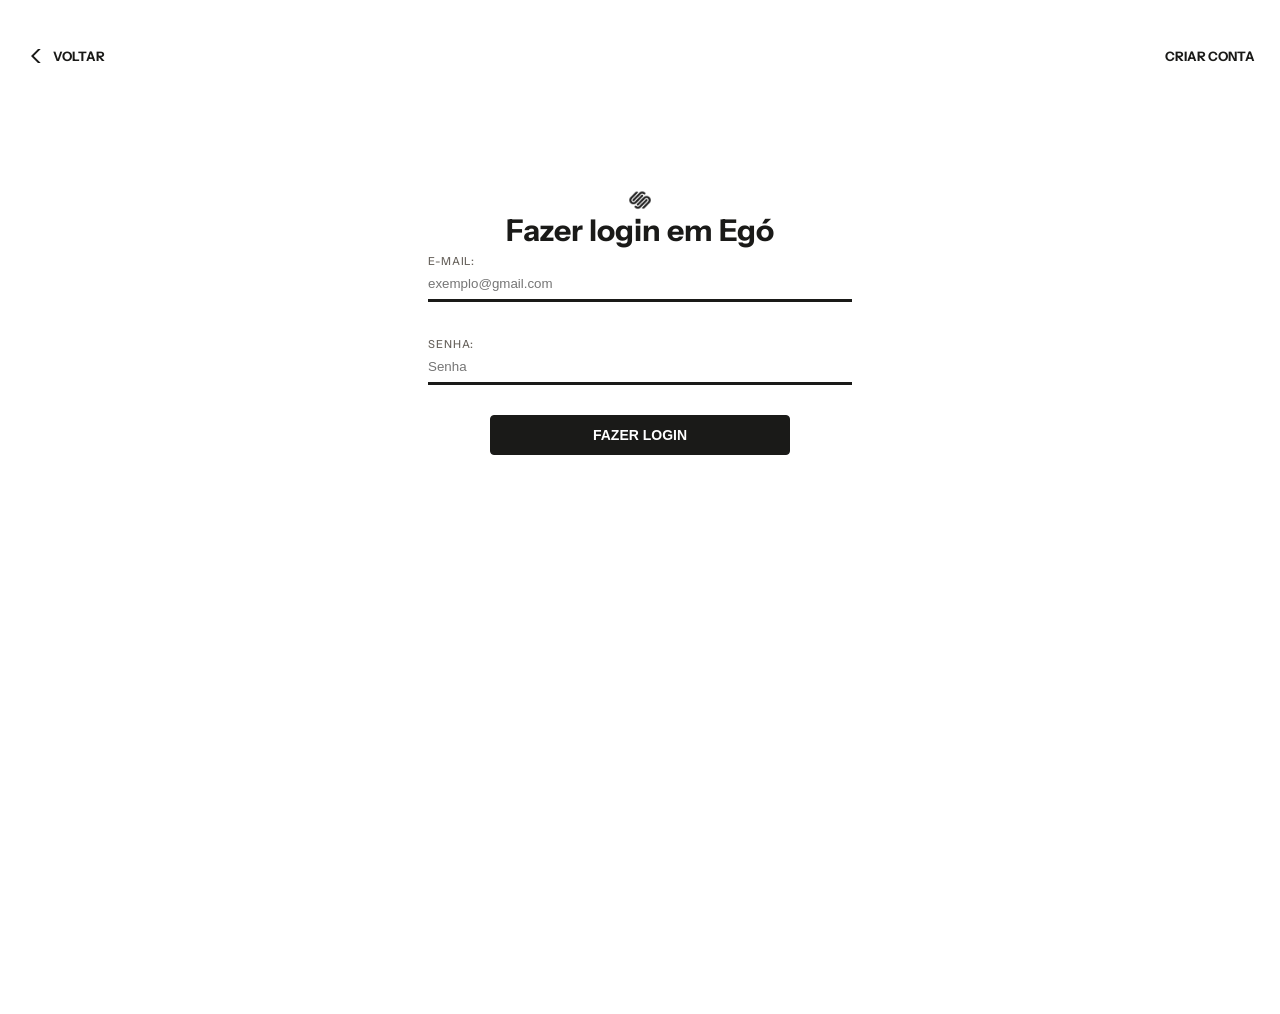
<file: public/dashboard/mural.html>
<!DOCTYPE html>
<html lang="pt-br">

<head>
    <link rel="shortcut icon" href="../assets/imgs/logo-cima.png" type="image/x-icon">
    <meta charset="UTF-8">
    <meta http-equiv="X-UA-Compatible" content="IE=edge">
    <meta name="viewport" content="width=device-width, initial-scale=1.0">
    <title>Egó | Avisos</title>

    <link rel="stylesheet" href="./../css/dashboards.css">
    <link rel="stylesheet" href="./../css/estilo.css" />
    <script src="../js/sessao.js"></script>
    <script src="./../js/alerta.js"></script>

    <link rel="preconnect" href="https://fonts.googleapis.com">
    <link rel="preconnect" href="https://fonts.gstatic.com" crossorigin>
    <link href="https://fonts.googleapis.com/css2?family=Exo+2:wght@300;400;500;600;700&display=swap" rel="stylesheet">
</head>

<body onload="validarSessao(), atualizarFeed()">

    <div class="janela">

        
        <aside class="header-left">

            <a href="../index.html" class="card-logo">
                <img src="../assets/imgs/logo-branca.png" alt="Egó">
            </a>

            <div class="hello">
                <h3>Olá, <span id="b_usuario">usuário</span>!</h3>
            </div>

            <nav class="sidebar-nav">

                <div class="btn-nav-white">
                    <a href="./cards.html">
                        <svg width="16" height="16" fill="none" stroke="currentColor" stroke-width="2" viewBox="0 0 24 24"><path d="M9 5H7a2 2 0 0 0-2 2v12a2 2 0 0 0 2 2h10a2 2 0 0 0 2-2V7a2 2 0 0 0-2-2h-2M9 5a2 2 0 0 0 2 2h2a2 2 0 0 0 2-2"/></svg>
                        <h3>Quizzes</h3>
                    </a>
                </div>

                <div class="btn-nav-white">
                    <a href="./dashboard.html">
                        <svg width="16" height="16" fill="none" stroke="currentColor" stroke-width="2" viewBox="0 0 24 24"><rect x="3" y="3" width="7" height="9" rx="1"/><rect x="14" y="3" width="7" height="5" rx="1"/><rect x="14" y="12" width="7" height="9" rx="1"/><rect x="3" y="16" width="7" height="5" rx="1"/></svg>
                        <h3>Gráficos</h3>
                    </a>
                </div>

                <div class="btn-nav">
                    <svg width="16" height="16" fill="none" stroke="currentColor" stroke-width="2" viewBox="0 0 24 24"><path d="M15 17h5l-1.405-1.405A2.032 2.032 0 0 1 18 14.158V11a6.002 6.002 0 0 0-4-5.659V5a2 2 0 1 0-4 0v.341C7.67 6.165 6 8.388 6 11v3.159c0 .538-.214 1.055-.595 1.436L4 17h5m6 0v1a3 3 0 1 1-6 0v-1m6 0H9"/></svg>
                    <h3>Mural de Avisos</h3>
                </div>

            </nav>

            <div class="btn-logout" onclick="limparSessao()">
                <h3>Sair</h3>
            </div>

        </aside>

        
        <main class="dash">

            <div class="dash-page-header">
                <div>
                    <h2>Mural de Avisos</h2>
                    <p class="dash-breadcrumb">Dashboard &rsaquo; <span>Mural de Avisos</span></p>
                </div>
            </div>

            <div id="alerta"></div>

            <div class="avisos">
                <div class="container">
                    <h1>Publicar um aviso</h1>
                    <div class="div-form">
                        <form id="form_postagem" method="post" onsubmit="return publicar()">
                            <label>
                                Título:<br>
                                <input name="titulo" id="titulo" maxlength="100" type="text">
                            </label>
                            <br><br>
                            <label>
                                Descrição (máximo de 500 caracteres):<br>
                                <textarea name="descricao" id="textarea_descricao" maxlength="500" rows="5"></textarea>
                            </label>
                            <br><br>
                            <button>Enviar</button>
                        </form>
                    </div>
                    <h1>Mural de Avisos</h1>
                    <div class="div-results">
                        <div id="feed_container" class="feed-container"></div>
                    </div>
                </div>
            </div>

        </main>

    </div>

<script>

    b_usuario.innerHTML = sessionStorage.NOME_USUARIO;

    function limparFormulario() {
        document.getElementById("form_postagem").reset();
    }

    function publicar() {
        var idUsuario = sessionStorage.ID_USUARIO;
        var corpo = {
            titulo: form_postagem.titulo.value,
            descricao: form_postagem.descricao.value
        }
        fetch(`/avisos/publicar/${idUsuario}`, {
            method: "post",
            headers: { "Content-Type": "application/json" },
            body: JSON.stringify(corpo)
        }).then(function(resposta) {
            if (resposta.ok) {
                window.alert("Post realizado com sucesso pelo usuario de ID: " + idUsuario + "!");
                window.location = "/dashboard/mural.html";
                limparFormulario();
                finalizarAguardar();
            } else if (resposta.status == 404) {
                window.alert("Deu 404!");
            } else {
                throw ("Houve um erro ao tentar realizar a postagem! Código da resposta: " + resposta.status);
            }
        }).catch(function(resposta) {
            console.log(`#ERRO: ${resposta}`);
            finalizarAguardar();
        });
        return false;
    }

    function editar(idAviso) {
        sessionStorage.ID_POSTAGEM_EDITANDO = idAviso;
        window.alert("Você será redirecionado à página de edição do aviso de id número: " + idAviso);
        window.location = "/dashboard/edicao-aviso.html";
    }

    function deletar(idAviso) {
        fetch(`/avisos/deletar/${idAviso}`, {
            method: "DELETE",
            headers: { "Content-Type": "application/json" }
        }).then(function(resposta) {
            if (resposta.ok) {
                window.alert("Post deletado com sucesso pelo usuario de email: " + sessionStorage.getItem("EMAIL_USUARIO") + "!");
                window.location = "/dashboard/mural.html";
            } else if (resposta.status == 404) {
                window.alert("Deu 404!");
            } else {
                throw ("Houve um erro! Código: " + resposta.status);
            }
        }).catch(function(resposta) {
            console.log(`#ERRO: ${resposta}`);
        });
    }

    function atualizarFeed() {
        fetch("/avisos/listar").then(function(resposta) {
            if (resposta.ok) {
                if (resposta.status == 204) {
                    var feed = document.getElementById("feed_container");
                    var mensagem = document.createElement("span");
                    mensagem.innerHTML = "Nenhum resultado encontrado.";
                    feed.appendChild(mensagem);
                    throw "Nenhum resultado encontrado!!";
                }
                resposta.json().then(function(resposta) {
                    var feed = document.getElementById("feed_container");
                    feed.innerHTML = "";
                    for (let i = 0; i < resposta.length; i++) {
                        var publicacao = resposta[i];

                        var divPublicacao  = document.createElement("div");
                        var spanID         = document.createElement("span");
                        var spanTitulo     = document.createElement("span");
                        var spanNome       = document.createElement("span");
                        var divDescricao   = document.createElement("div");
                        var divButtons     = document.createElement("div");
                        var btnEditar      = document.createElement("button");
                        var btnDeletar     = document.createElement("button");

                        spanID.innerHTML       = "ID: <b>" + publicacao.idAviso + "</b>";
                        spanTitulo.innerHTML   = "Título: <b>" + publicacao.titulo + "</b>";
                        spanNome.innerHTML     = "Autor: <b>" + publicacao.nome + "</b>";
                        divDescricao.innerHTML = "Descrição: <b>" + publicacao.descricao + "</b>";
                        btnEditar.innerHTML    = "Editar";
                        btnDeletar.innerHTML   = "Deletar";

                        divPublicacao.className  = "publicacao";
                        spanTitulo.id            = "inputNumero" + publicacao.idAviso;
                        spanNome.className       = "publicacao-nome";
                        spanTitulo.className     = "publicacao-titulo";
                        divDescricao.className   = "publicacao-descricao";
                        divButtons.className     = "div-buttons";
                        btnEditar.className      = "publicacao-btn-editar";
                        btnEditar.id             = "btnEditar" + publicacao.idAviso;
                        btnEditar.setAttribute("onclick", `editar(${publicacao.idAviso})`);
                        btnDeletar.className     = "publicacao-btn-editar";
                        btnDeletar.id            = "btnDeletar" + publicacao.idAviso;
                        btnDeletar.setAttribute("onclick", `deletar(${publicacao.idAviso})`);

                        divPublicacao.appendChild(spanID);
                        divPublicacao.appendChild(spanNome);
                        divPublicacao.appendChild(spanTitulo);
                        divPublicacao.appendChild(divDescricao);
                        divPublicacao.appendChild(divButtons);
                        divButtons.appendChild(btnEditar);
                        divButtons.appendChild(btnDeletar);
                        feed.appendChild(divPublicacao);
                    }
                    finalizarAguardar();
                });
            } else {
                throw ('Houve um erro na API!');
            }
        }).catch(function(resposta) {
            console.error(resposta);
            finalizarAguardar();
        });
    }

</script>

</body>
</html>
</file>
<file: public/css/estilo.css>
@import url('https://fonts.googleapis.com/css2?family=Cormorant+Garamond:ital,wght@0,300;0,400;0,600;1,300;1,400&family=Instrument+Sans:wght@300;400;500&display=swap');

@font-face {
  font-family: 'Caslon Ionic';
  src: url('../assets/fonts/caslon-ionic-web.woff2') format('woff2'),
       url('../assets/fonts/caslon-ionic-web.woff') format('woff');
  font-weight: normal;
  font-style: normal;
}
 * {
  box-sizing: border-box;
  scroll-behavior: smooth;
 }

body {
  margin: 0;
  padding: 0;
  color: var(--carvao);
  font-weight: 300;
  font-family: 'Instrument Sans', sans-serif;
  background-color: white;
  overflow-x: hidden;
  box-sizing: border-box;
}

:root {
  --creme: #F5F0E8;
  --carvao: #1A1A18;
  --oliva: #5C6B3A;
  --oliva-claro: #7A8C50;
  --oliva-suave: #8E9B6E;
  --ferrugem: #B5541A;
  --cinza-quente: #E8E3D8;
  --texto-suave: #6B6660;
  --tamanho-header: 85px;
  --tamanho-banner: calc(100vh - var(--tamanho-header) - var(--tamanho-footer) - 2px);
  --tamanho-simulador: calc(100vh - var(--tamanho-header) - var(--tamanho-footer) - 2px);
  --tamanho-login: calc(100vh - var(--tamanho-footer) - 2px);
  --tamanho-footer: 65px;
}

/* HEADER / NAV */
.header {
  height: var(--tamanho-header);
  border-bottom: 2px solid var(--oliva-suave);
  display: grid;
  grid-template-columns: 1fr auto 1fr;
  align-items: center;
  padding: 0 40px;
  position: fixed;
  top: 0;
  left: 0;
  right: 0;
  backdrop-filter: blur(12px);
  background-color: white;
  z-index: 100;
}

.nav-logo {
  display: flex;
  align-items: center;
  justify-content: flex-start;
}

.nav-logo img {
    height: 290px; 
    width: auto;
    display: block;
    position: absolute; 
    top: 65%;
    transform: translateY(-50%);
}

.nav-links {
  display: flex;
  gap: 32px;
  list-style: none;
  margin: 0;
  padding: 0;
  position: static;
  transform: none;
}

.nav-links a {
  text-decoration: none;
  color: var(--carvao);
  font-size: 15px;
  letter-spacing: 0.05em;
  transition: color 0.2s;  
}

.nav-links a:hover {
  color: var(--oliva);     
}

.nav-cta {
  width: fit-content;
  display: flex;
  margin-left: auto;
  text-decoration: none;
  color: var(--carvao);
  font-size: 15px;
  font-weight: 500;
  border: 1px solid var(--carvao);
  padding: 8px 16px;
  border-radius: 4px;
  transition: all 0.2s;
}

.nav-cta:hover {
  background-color: var(--carvao);
  color: var(--creme);
}

/* BANNER */

.banner {
  height: 100vh;
  width: 100%;
  padding: 100px 0%;
  background-image: url('../assets/imgs/3.png');
  background-size: cover;
  background-position: center;
  position: relative;
  display: flex;
  align-items: center;
  justify-content: center;
}

.banner .container-banner {
  display: flex;
  flex-direction: column;
  justify-content: center;
  align-items: center;
  text-align: center;
}

.banner-frase {
  text-align: center;
  font-family: 'Cormorant Garamond', serif;
  font-size: 150px;
  font-weight: 300;
  line-height: 1.2;
  margin: 0;
  color: white;
  text-shadow: 0 2px 20px #03020299;
}

.banner-frase em {
  color: #830a0a;
  text-shadow: 0 2px 20px rgba(255, 242, 242, 0.779);
  font-style: italic;
}

.banner-subtitulo {
  text-align: center;
  font-size: 13px;
  letter-spacing: 0.15em;
  color: white;
  text-shadow: 0 2px 20px rgba(0, 0, 0, 0.6);
  text-transform: uppercase;
  margin: 0 0 24px 0;
}

.banner-descricao {
  text-align: center;
  color: white;
  font-size: 16px;
  line-height: 1.7;
  margin: 0;
  max-width: 600px;
}
/* MISSÃO VISÃO VALORES */

.existence {
  padding: 5% 5%;
  background-color: var(--creme);
  display: flex;
  align-items: flex-start;
  gap: 40px;
}

.image-existence {
  width: 450px;
  flex-shrink: 0;
  height: fit-content;
  position: sticky;
  top: 120px;
}

.image-existence img {
  width: 100%;
  height: auto;
  object-fit: cover;
  display: block;
  filter: brightness(0.92);
  border-radius: 4px;
}

.container-existence {
  max-width: 1400px;
  margin: 0 auto;
  flex: 1;
  padding-top: 40px;
}

.existence-frase {
  text-align: left;
   font-family: 'Cormorant Garamond', serif;
  font-size: 55px;
  font-weight: 600;
  line-height: 1.3;
  color: var(--carvao);
  margin-bottom: 33px;
  max-width: 900px;
  padding: 0;
  margin: 0;
}

.visoes-tabs {
  display: flex;
  gap: 20px;
  justify-content: left;
  margin-bottom: 40px;

}

.tab-btn {
  padding: 15px 30px;
  font-size: 16px;
  font-weight: 500;
  border: 2px solid var(--oliva);
  background-color: transparent;
  color: var(--oliva);
  border-radius: 4px;
  cursor: pointer;
  transition: all 0.3s;
}

.tab-btn:hover {
  background-color: var(--oliva);
  color: white;
}

.tab-btn.active {
  background-color: var(--oliva);
  color: white;
} 

.visao-content {
  display: none;
  animation: fadeIn 0.3s;
}

.visao-content.active {
  display: block;
}

.visao-content h2 {
   font-family: 'Cormorant Garamond', serif;
  font-size: 42px;
  font-weight: 600;
  color: var(--carvao);
  margin-bottom: 12px;
  text-align: left;
}

.visao-content p {
  font-family: 'Courier Prime', 'Courier New', monospace;
  font-size: 16px;
  color: var(--carvao);
  line-height: 1.90;
  max-width: 600px;
  text-align: left;
}

@keyframes fadeIn {
  from {
    opacity: 0;
  }
  to {
    opacity: 1;
  }
}

.modal {
  display: none; 
  position: fixed;
  z-index: 1000;
  left: 0;
  top: 0;
  width: 100%;
  height: 100%;
  background-color: rgba(0, 0, 0, 0.6); 
  backdrop-filter: blur(4px);
  opacity: 0;
  transition: opacity 0.3s ease;
}

.modal.show {
  display: flex;
  align-items: center;
  justify-content: center;
  opacity: 1;
}

.modal-content {
  background-color: #f7ecd6; 
  padding: 40px;
  border-radius: 8px;
  width: 90%;
  max-width: 700px;
  position: relative;
  box-shadow: 0 10px 30px rgba(0,0,0,0.3);
}

.close-btn {
  position: absolute;
  top: 15px;
  right: 20px;
  font-size: 30px;
  font-weight: 300;
  color: #2C2C2A;
  cursor: pointer;
  transition: color 0.2s;
}

.close-btn:hover {
  color: #e6005a;
}

.modal-body {
  display: flex;
  gap: 30px;
  align-items: center;
}

.modal-img-container img {
  width: 220px;
  height: 280px;
  object-fit: cover;
  border-radius: 4px;
  border: 1px solid #2C2C2A;
}

.modal-text {
  flex: 1;
}

.modal-text h2 {
  font-family: 'Cormorant Garamond', serif;
  font-size: 32px;
  margin: 0 0 15px 0;
  color: #2C2C2A;
}

.modal-text p {
  font-family: 'Courier Prime', 'Courier New', monospace;
  font-size: 14px;
  line-height: 1.6;
  color: #2C2C2A;
  text-align: justify;
}

.transcendence {
  background-color: #000;
  width: 100%;
  height: 80vh;
  background-image: url(../assets/imgs/fundo-trancendence.png);
  background-size: cover;
  background-position: center;
  display: flex;
  align-items: center; 
  justify-content: center;
  position: relative;
  overflow: hidden;
 font-family: 'Courier Prime', 'Courier New', monospace;
}

.container-transcendence {
  max-width: 1000px; 
  width: 95%;
  margin: 0 auto;
  position: relative;
  height: 100%; 
  display: flex;
  align-items: center; 
}

.container-transcendence h1 {
  position: absolute;
  top: 50px;
  left: 0;
  right: 0;
  font-family: 'Caslon Ionic', serif;
  font-size: 48px;
  font-weight: 1400;
  color: white;
  text-align: center;
  margin: 0;
  line-height: 1.3;
}


.transcendence::before {
  content: '';
  position: absolute;
  inset: 0;
  background: rgba(0, 0, 0, 0.55); /* aumenta o número pra escurecer mais */
  z-index: 1;
}


.transcendence-content {
  display: flex;
  width: 100%;
  justify-content: space-between; 
  align-items: center;
  gap: 0px;
  position: relative;
  z-index: 2;
}

.transcendence-block {
  max-width: 350px;
}


.transcendence-block p {
  font-weight: 900;
  font-size: 17px;
  color: #f7ecd6;
  line-height: 1.8;
  margin: 10;
  text-align: justify;
}

/* =========================================
   SEÇÃO PERSONA E TEATRO CULTURAL (KAFKA) 
   ========================================= */

.persona-teatro {
  display: flex;
  min-height: 80vh;
  background-color: #FFF;
  border-top: 1px solid var(--cinza-quente);
}

.persona-conteudo {
  flex: 1;
  padding: 8% 5% 8% 8%;
  display: flex;
  flex-direction: column;
  justify-content: center;
}

.persona-titulo {
  font-family: 'Cormorant Garamond', serif;
  font-size: 70px;
  font-weight: 600;
  color: var(--carvao);
  line-height: 1.1;
  margin: 0 0 35px 0;
  letter-spacing: -0.01em;
}

.persona-texto {
  font-family: 'Courier Prime', 'Courier New', monospace;
  font-size: 15px;
  line-height: 1.6;
  color: var(--carvao);
  max-width: 500px;
  margin: 0 0 60px 0;
  text-align: justify;
}

.persona-accordion-container {
  max-width: 500px;
  border-top: 1px solid var(--carvao);
}

.accordion-row {
  display: flex;
  justify-content: space-between;
  align-items: center;
  padding: 18px 0;
  border-bottom: 1px solid var(--carvao);
  font-family: 'Courier Prime', 'Courier New', monospace;
  font-size: 14px;
  color: var(--carvao);
  cursor: pointer;
  transition: opacity 0.2s;
}

.accordion-row:hover {
  opacity: 0.6;
}

.accordion-icon {
  font-size: 18px;
  font-weight: 400;
}

.accordion-content {
  border-bottom: 1px solid var(--carvao);
  padding: 20px 0;
  display: none;
}

.accordion-content.active {
  display: flex;
  flex-direction: column; 
  gap: 15px; 
}

.accordion-content p {
  font-family: 'Courier Prime', 'Courier New', monospace;
  font-size: 14px;
  line-height: 1.7;
  color: var(--carvao);
  margin: 0;
  text-align: justify;
}

.persona-imagem {
  flex: 1;
  position: relative;
}

.persona-imagem img {
  width: 100%;
  height: 100%;
  object-fit: cover;
  position: absolute;
  top: 0;
  left: 0;
}

/* Responsividade da nova seção */
@media (max-width: 900px) {
  .persona-teatro {
    flex-direction: column;
    max-width: 900px
  }
  
  .persona-conteudo {
    padding: 10% 5%;
  }

  .persona-titulo {
    font-size: 45px;
  }

  .persona-imagem {
    min-height: 500px;
  }
}

.destaque-video {
  padding: 60px 0;
  background-color: #fff;
}

.container-destaque {
  max-width: 1200px;
  margin: 0 auto;
  padding: 0 20px;
}

.destaque-header {
  margin-bottom: 40px;
}

.destaque-header h2 {
  font-family: 'Cormorant Garamond', serif;
  font-size: 36px;
  color: #2C2C2A;
  margin: 0;
  display: inline-block;
  margin-right: 15px;
}

.destaque-grid {
  display: flex;
  justify-content: space-between;
  align-items: center;
  gap: 20px;
}

.destaque-item {
  position: relative;
  overflow: hidden;
  border-radius: 4px;
}

.destaque-item.tall {
  width: 38%;
  height: 600px;
}

.destaque-item.small {
  width: 20%;
  height: 330px; 
}

.destaque-item img {
  width: 100%;
  height: 100%;
  object-fit: cover;
  transition: transform 0.2s ease;
}

.destaque-item:hover img {
  transform: scale(1.05);
}

.destaque-overlay {
  position: absolute;
  inset: 0;
  background: rgba(0, 0, 0, 0.4);
  display: flex;
  flex-direction: column;
  justify-content: center;
  align-items: center;
  text-align: center;
  color: white;
  padding: 20px;
}

.destaque-overlay h3 {
  font-family: 'Cormorant Garamond', serif;
  font-size: 28px;
  font-weight: 600;
  margin: 10px 0;
  text-transform: uppercase;
  letter-spacing: 2px;
}

.destaque-overlay p {
  font-family: 'Courier Prime', monospace;
  font-size: 14px;
  margin: 0;
  letter-spacing: 1px;
}

.play-icon {
  font-size: 48px;
  margin-top: 15px;
  color: white;
  opacity: 0.9;
  transition: opacity 0.3s;
}

/* QUIZ */

.quiz {
  padding: 60px 5%;
  display: flex;
  align-items: center;
  gap: 60px;
  background-color: var(--creme);
}

.quiz-houses {
  display: flex;
  flex-wrap: wrap; 
  justify-content: center; 
  gap: 50px 25px; 
  position: relative;
  padding-top: 60px;
  max-width: 750px;
}

.quiz-badge {
  position: absolute;
  top: 0;
  left: 50%;
  transform: translateX(-50%);
  border: 1px solid black;
  color: black;
  font-size: 13px;
  font-weight: 500;
  letter-spacing: 2px;
  padding: 4px 14px;
  border-radius: 20px;
  white-space: nowrap;
}

.house-item {
  display: flex;
  flex-direction: column;
  align-items: center;
  gap: 10px;
  width: calc(33.33% - 20px); 
  min-width: 80px;
  transition: transform 0.3s ease;
}

.house-item:hover {
  transform: translateY(-4px);
}

.house-banner {
  width: 80px;
  height: 105px;
  border-radius: 4px 4px 0 0;
  display: flex;
  align-items: center;
  justify-content: center;
  font-size: 32px;
  color: white;
}

.house-name {
  font-size: 15px;
  font-weight: 500;
  color: black;
  text-align: center;
}

.house-pct {
  font-family: 'Cormorant Garamond', serif;
  font-size: 32px;
  font-weight: 300;
  color: black;
}

.quiz-cta {
  flex: 1;
  display: flex;
  flex-direction: column;
  gap: 24px;
}

.quiz-cta h1 {
  font-family: 'Cormorant Garamond', serif;
  font-size: 38px;
  font-weight: 300;
  color: black;
  line-height: 1.3;
  margin: 0;
}

.btn-quiz {
  cursor: pointer;
  width: fit-content;
  padding: 12px 28px;
  background-color: var(--carvao);
  color: white;
  border: none;
  border-radius: 4px;
  font-size: 13px;
  font-weight: 500;
  letter-spacing: 1.5px;
  text-transform: uppercase;
  position: relative;
  align-items: center;
  overflow: hidden;
  transition: background 0.2s, transform 50ms;
}

.btn-quiz-1 {
  cursor: pointer;
  width: fit-content;
  padding: 12px 28px;
  background-color: var(--carvao);
  color: white;
  border: none;
  border-radius: 4px;
  font-size: 13px;
  font-weight: 500;
  letter-spacing: 1.5px;
  text-transform: uppercase;
  position: relative;
  align-items: center;
  overflow: hidden;
  transition: background 0.2s, transform 50ms;
  display: block;
  margin: 0 auto;
}


.btn-quiz:hover {
   background-color: #2b2b2b;
  color: var(--creme);
}

.contato {
    padding: 0;
}

.rodape {
    background: black;
    color: black;
    padding: 40px 0 20px;
    width: 100%;
}

.container-rodape {
    max-width: 1100px;
    margin: auto;
    padding: 20px;
}

.rodape-top {
    display: flex;
    justify-content: space-between;
    align-items: flex-start;
}

.footer-logo img {
    height: 120px;
    object-fit: contain;
}

.footer-info,
.footer-social {
    min-width: 220px;
}

.footer-info h3,
.footer-social h3 {
    margin-bottom: 12px;
    color: white;
    font-size: 20px;
}

.footer-info p {
    color: #e6f7e9;
    line-height: 20px;
}

.footer-social .social-links {
    display: flex;
    gap: 12px;
    margin-top: 20px;
    padding-left: 65px;
}

.social-icon {
    width: 44px;
    height: 44px;
    display: inline-flex;
    justify-content: center;
    align-items: center;
    border-radius: 50%;
    background: #f7ba03;
    color: black;
    text-decoration: none;
    font-weight: 700;
}

.social-icon:hover {
    background: #d6a602;
}

.rodape-bottom {
    margin-top: 30px;
    border-top: 1px #ffffff1f;
    padding-top: 20px;
    text-align: center;
}


/* FOOTER */

.footer {
  background-color: #32b9cd;
  height: 150px;
  color: #fff;
  display: flex;
  font-size: 15px;
}

.footer .container {
  justify-content: center;
  text-align: center;
}

.footer .container .version {
  font-size: 12px;
}

/* LOGIN */

.login {
  min-height: calc(100vh - var(--tamanho-header) - var(--tamanho-footer));
  background-color: white;
  background-size: cover;
}

.login-buttons a {
  text-decoration: none;
  color: inherit;
  font-size: 13px;
  font-weight: bold;
}

.login-frase h2 {
  font-size: 500px;
  position: relative;
}

.voltar a {
  display: flex;
  align-items: center;
  gap: 6px;
  text-decoration: none;
}

.seta-traco {
  width: 0;
  transition: width 0.3s ease;
}

.voltar a:hover .seta-traco {
  width: 15px;
}

.cadastro a {
  text-decoration: none;
  display: inline-block;
}

.cadastro-inner {
  display: flex;
  flex-direction: column;
}

.cadastro-linha-wrapper {
  overflow: hidden;
}

.cadastro-linha {
  height: 2px;
  width: 100%;
  background-color: currentColor;
  transform: scaleX(0);
  transform-origin: left;
  transition: transform 0.3s cubic-bezier(0.4, 0, 0.68, 0.06);
}

.cadastro a:hover .cadastro-linha {
  transform: scaleX(1);
}

.login-logo {
  width: 100%;
  display: flex;
  justify-content: center;
  position: absolute;
  top: 170px;
  left: 0;
}

.login-logo img {
  height: 5%;
  width: 5%;
}

.login-buttons {
  display: flex;
  flex-direction: row;
  justify-content: space-between;
  margin-top: 20px;
  padding: 25px;
}

.login .container {
  justify-content: center;
  align-items: center;
  height: 120%;
  padding-top: 7%;
}

.card-cadastro {
  width: 90%;
  max-width: 530px;
  background-color: white;
  border-radius: 10px;
  display: flex;
  align-items: center;
  justify-content: center;
  flex-direction: column;
  height: fit-content;
  padding: 30px 0;
  margin: auto;
  position: relative;
  z-index: 100; 
}

.card-login {
  width: 90%;
  max-width: 530px;
  background-color: white;
  border-radius: 10px;
  display: flex;
  align-items: center;
  justify-content: center;
  flex-direction: column;
  height: fit-content;
  padding: 20px 0;
  margin: auto;
}


.card-login h2 {
    margin: 0;
    margin-top: 10px; 
    font-size: 30px;
}

.card-cadastro h2 {
    margin: 0;
    margin-top: -50px; 
    font-size: 30px;
}


.formulario {
  display: flex;
  height: 90%;
  width: 80%;
  justify-content: space-around;
  flex-direction: column;
  padding-bottom: 10%;
}

.formulario span,
.campo span {
  font-size: 11px;
  font-weight: 500;
  letter-spacing: 0.08em;
  text-transform: uppercase;
  color: #6B6660;
}

.formulario input {
  border: none;
  border-bottom: 3px solid #1A1A18;
  border-radius: 0;
  margin: 0;
  outline: none;
  text-align: left;
  border-radius: 0px;
  background: transparent;
}

.formulario select {
  border: 2px solid #32b9cd;
  background-color: white;
  color: gray;
  height: 36px;
  text-align: center;
  border-radius: 10px;
  margin: 0;
}

.campo {
  display: flex;
  flex-direction: column;
  justify-content: start;
  padding: 5px 0;
  width: 100%;
  margin-bottom: 25px;
}

.botao {
  cursor: pointer;
  border: 0;
  border-radius: 5px;
  font-weight: 600;
  font-size: 14px;
  background-color: var(--carvao);
  color: white;
  width: 300px;
  height: 40px;
  align-self: center;;
  border: 1px solid var(--carvao);
  border-radius: 4px;
  transition: all 0.2s;
}

.botao:hover {
  background-color: #2b2b2b;
  color: var(--creme);
}

.loading-div {
  width: 50px;
  display: none;
}

.loading-div {
  height: 50px;
  width: 50px;
}

#div_erros_login {
  display: none
}

/* FORMULARIO */

.alerta_erro {
  display: flex;
  justify-content: flex-end;
}

.card_erro {
  display: none;
  background-color: #fff;
  color: black;
  width: 230px;
  position: fixed;
  border-radius: 4px;
  border: #ED145B 3px solid;
  padding: 10px;
  margin-right: 10%;
}

.card_erro #mensagem_erro {
  font-weight: 500;
  font-size: 20px;
}

.formulario .tipo_campo {
  font-size: 20px;
  font-weight: 600 !important;
}

.formulario {
  display: flex;
  flex-direction: column;
}

input {
  margin-bottom: 10px;
  border: none;
  border-bottom: 1.5px solid #1A1A18;
  border-radius: 0;
  padding: 8px 0;
  text-align: left;
  background: transparent;
  outline: none;
}


input:focus {
  border-bottom-color: #000;
}

.btn {
  font-family: "Barlow", sans-serif;
  border: 0;
  border-radius: 5px;
  font-weight: 600;
  font-size: 18px;
  padding: 10px 15px;
  color: white;
  background-color: #ED145B;
  width: 120px;
  align-self: center;
  margin-top: 5px;
}

.loading-div {
  width: 50px;
  margin: auto;
  display: none;
}

.loading-div img {
  height: 50px;
  width: 50px;
}

/* SIMULADOR */

.simulador {
  color: white;
}

.simulador .container {
  flex-direction: column;
  overflow: scroll; 
  height: var(--tamanho-simulador);
}

/* ALERTA */

#alerta {
  position: absolute;
  right: 0;
  bottom: 0;
}

.mensagem-alarme {
  background-color: white;
  border-radius: 5px;
  width: 300px;
  height: 80px;
  margin: 10px;
  padding: 10px 0;
  display: flex;
  justify-content: space-evenly;
  align-items: center;
}

.mensagem-alarme h3 {
  font-size: 14px;
  margin: 0;
}

.mensagem-alarme .informacao {
  width: 66%;
}

.alarme-sino {
  width: 48px;
  height: 48px;
  animation-name: bell;
  animation-duration: 4s;
  background-image: url('https://cdn-icons-png.flaticon.com/512/1157/1157000.png');
  background-size: cover;
  animation-iteration-count: infinite;
}

@keyframes bell {
  0% {
    transform: rotate(25deg)
  }

  25% {
    transform: rotate(-25deg)
  }

  50% {
    transform: rotate(25deg)
  }

  75% {
    transform: rotate(-25deg)
  }

  100% {
    transform: rotate(25deg)
  }
}
</file>
<file: public/css/dashboards.css>
@import url('https://fonts.googleapis.com/css2?family=Exo+2:wght@300;400;500;600;700&display=swap');

/* ── VARIÁVEIS  */
:root {
  --pink:        #e6005a;
  --pink-light:  #fce7ef;
  --cyan:        #32b9cd;
  --cyan-light:  #e5f7fa;
  --dark:        #2C2C2A;

  --page-bg:     #F2F4F7;
  --card-bg:     #ffffff;
  --border:      #E5E7EB;
  --text:        #1a1a1a;
  --text-muted:  #6B7280;

  --sidebar-w:   240px;
}

* {
  margin: 0;
  padding: 0;
  box-sizing: border-box;
}

body {
  font-family: 'Exo 2', sans-serif;
  background: var(--page-bg);
  color: var(--text);
  -webkit-font-smoothing: antialiased;
}

a {
  text-decoration: none;
  color: inherit;
}

/* ── LAYOUT PRINCIPAL */
.janela {
  display: flex;
  min-height: 100vh;
}

.dash {
  margin-left: var(--sidebar-w);
  width: calc(100% - var(--sidebar-w));
  padding: 32px 40px;
  display: flex;
  flex-direction: column;
  align-items: center;
  gap: 24px;
  min-height: 100vh;
  overflow-x: hidden;
}

/* ── barra do grafico */
.header-left {
  position: fixed;
  top: 0;
  left: 0;
  width: var(--sidebar-w);
  height: 100vh;
  z-index: 999;
  display: flex;
  flex-direction: column;
  background: var(--card-bg);
  border-right: 1px solid var(--border);
  box-shadow: 2px 0 8px rgba(0,0,0,0.04);
}

/* Logo */
.card-logo {
  display: flex;
  align-items: center;
  justify-content: center;
  padding: 24px 24px 16px;
  border-bottom: 1px solid var(--border);
}

.card-logo img {
  width: 100px;
  filter: invert(1);
}

/* Saudação */
.hello {
  padding: 16px 20px;
  border-bottom: 1px solid var(--border);
}

.hello h3 {
  font-size: 13px;
  font-weight: 400;
  color: var(--text-muted);
}

.hello h3 span {
  font-weight: 700;
  color: var(--text);
}

/* Navegação */
.sidebar-nav {
  flex: 1;
  padding: 12px 10px;
  display: flex;
  flex-direction: column;
  gap: 4px;
}

.btn-nav,
.btn-nav-white {
  display: flex;
  align-items: center;
  gap: 10px;
  padding: 10px 14px;
  border-radius: 8px;
  font-size: 14px;
  font-weight: 500;
  cursor: pointer;
  border: none;
  width: 100%;
  text-align: left;
  transition: background 0.15s, color 0.15s;
}

.btn-nav {
  background: var(--pink-light);
  color: var(--pink);
}

.btn-nav h3,
.btn-nav-white h3 {
  font-size: 14px;
  font-weight: 500;
}

.btn-nav-white {
  background: transparent;
  color: var(--text-muted);
}

.btn-nav-white a {
  display: flex;
  align-items: center;
  gap: 10px;
  color: inherit;
  width: 100%;
}

.btn-nav:hover {
  background: #fad0df;
}

.btn-nav-white:hover {
  background: var(--page-bg);
  color: var(--text);
}

/* Botão sair */
.btn-logout {
  margin: 12px;
  padding: 10px 14px;
  border-radius: 8px;
  font-size: 14px;
  font-weight: 600;
  color: var(--pink);
  background: transparent;
  border: 1.5px solid var(--pink);
  cursor: pointer;
  text-align: center;
  transition: background 0.15s, color 0.15s;
}

.btn-logout h3 {
  font-size: 14px;
  font-weight: 600;
}

.btn-logout:hover {
  background: var(--pink);
  color: #fff;
}

/* ── CABEÇALHO DA PÁGINA */
.dash-page-header {
  width: 100%;
  max-width: 960px;
  display: flex;
  align-items: center;
  justify-content: space-between;
  padding-bottom: 16px;
  border-bottom: 1px solid var(--border);
}

.dash-page-header h2 {
  font-size: 24px;
  font-weight: 700;
  color: var(--text);
}

.dash-breadcrumb {
  font-size: 13px;
  color: var(--text-muted);
  margin-top: 2px;
}

.dash-breadcrumb span {
  color: var(--pink);
  font-weight: 500;
}

/* ── CARDS DE STATS */
.stats-row {
  width: 100%;
  max-width: 960px;
  display: grid;
  grid-template-columns: 1fr 1fr 1fr;
  gap: 16px;
}

.stat-card {
  background: var(--card-bg);
  border-radius: 12px;
  border: 1px solid var(--border);
  padding: 20px 24px;
  display: flex;
  align-items: center;
  gap: 16px;
  box-shadow: 0 1px 3px rgba(0,0,0,0.06);
  transition: box-shadow 0.2s, transform 0.2s;
}

.stat-card:hover {
  box-shadow: 0 4px 16px rgba(0,0,0,0.08);
  transform: translateY(-1px);
}

.stat-icon {
  width: 44px;
  height: 44px;
  border-radius: 8px;
  display: flex;
  align-items: center;
  justify-content: center;
  flex-shrink: 0;
}

.stat-icon.pink  { background: var(--pink-light); color: var(--pink); }
.stat-icon.cyan  { background: var(--cyan-light); color: var(--cyan); }
.stat-icon.amber { background: #FEF3C7; color: #D97706; }

.stat-info p {
  font-size: 11px;
  font-weight: 600;
  color: var(--text-muted);
  text-transform: uppercase;
  letter-spacing: 0.06em;
  margin-bottom: 2px;
}

.stat-info h3 {
  font-size: 22px;
  font-weight: 700;
  color: var(--text);
}

/* ── QUIZ WRAPPER */
.quiz {
  width: 100%;
  max-width: 960px;
  display: flex;
  flex-direction: column;
  align-items: stretch;
  gap: 24px;
}

/* ── TELA INICIAL*/
.quiz-intro-card {
  background: var(--dark);
  border-radius: 16px;
  overflow: hidden;
  max-width: 520px;
  margin: 0 auto;
  box-shadow: 0 4px 20px rgba(0,0,0,0.12);
}

.quiz-card-header {
  padding: 32px 32px 24px;
}

.quiz-card-badges {
  display: flex;
  gap: 8px;
  margin-bottom: 16px;
}

.quiz-pill {
  font-size: 11px;
  font-weight: 600;
  letter-spacing: 0.06em;
  padding: 4px 10px;
  border-radius: 999px;
  text-transform: uppercase;
}

.pill-type {
  background: rgba(127,119,221,0.25);
  color: #AFA9EC;
  border: 0.5px solid rgba(127,119,221,0.4);
}

.pill-count {
  background: rgba(255,255,255,0.08);
  color: rgba(255,255,255,0.55);
  border: 0.5px solid rgba(255,255,255,0.15);
}

.quiz-card-header h2 {
  font-size: 20px;
  font-weight: 600;
  color: #fff;
  margin-bottom: 8px;
  line-height: 1.4;
}

.quiz-card-header > p {
  font-size: 13px;
  color: rgba(255,255,255,0.5);
  line-height: 1.6;
}

.quiz-symbols {
  display: flex;
  gap: 10px;
  margin-top: 24px;
}

.sym {
  width: 34px;
  height: 34px;
  border-radius: 8px;
  display: flex;
  align-items: center;
  justify-content: center;
  font-size: 15px;
}

.quiz-card-body {
  padding: 24px 32px 32px;
  border-top: 1px solid rgba(255,255,255,0.08);
}

.quiz-meta {
  display: grid;
  grid-template-columns: 1fr 1fr 1fr;
  gap: 8px;
  margin-bottom: 20px;
}

.meta-item {
  background: rgba(255,255,255,0.06);
  border-radius: 8px;
  padding: 10px 12px;
}

.meta-label {
  display: block;
  font-size: 11px;
  color: rgba(255,255,255,0.4);
  text-transform: uppercase;
  letter-spacing: 0.05em;
  font-weight: 500;
  margin-bottom: 4px;
}

.meta-value {
  font-size: 14px;
  font-weight: 600;
  color: #fff;
}

.quiz-desc {
  font-size: 13px;
  color: rgba(255,255,255,0.55);
  line-height: 1.7;
  margin-bottom: 24px;
  padding-bottom: 24px;
  border-bottom: 0.5px solid rgba(255,255,255,0.1);
}

.btn-quiz-1 {
  display: block;
  width: 100%;
  padding: 13px;
  background: var(--pink);
  color: #fff;
  border: none;
  border-radius: 8px;
  font-size: 14px;
  font-weight: 700;
  letter-spacing: 0.04em;
  cursor: pointer;
  font-family: 'Exo 2', sans-serif;
  transition: background 0.15s;
}

.btn-quiz-1:hover {
  background: #c40050;
}

#jogo {
  position: relative;
  width: 100%;
  background: var(--card-bg);
  border: 1px solid var(--border);
  border-radius: 16px;
  padding: 40px 40px 40px 40px;
  box-shadow: 0 1px 3px rgba(0,0,0,0.06);
  display: grid;
  grid-template-columns: 280px 1fr 160px;
  grid-template-rows: auto 1fr;
  column-gap: 40px;
  align-items: start;
  display: flex;
  flex-direction: column;
}

#infoQuestao {
  grid-column: 1;
  grid-row: 1;
  margin-bottom: 16px;
}

#infoQuestao span {
  color: var(--pink);
  font-size: 12px;
  font-weight: 700;
  letter-spacing: 0.1em;
  text-transform: uppercase;
}

/* Pergunta — ocupa a coluna 1 */
#perguntaDaQuestaoAtual {
  grid-column: 1;
  grid-row: 2;
}

#spanQuestaoExibida {
  font-size: 26px;
  font-weight: 700;
  line-height: 1.35;
  color: var(--text);
  display: block;
}

/* Opções — ocupa coluna 2, linhas 1 e 2 */
#opcoes {
  grid-column: 2;
  grid-row: 1 / 3;
  width: 100%;
}

#opcoes span {
  display: block;
  margin-bottom: 10px;
}

#opcoes input[type="radio"] {
  display: none;
}

#opcoes label {
  display: flex;
  align-items: center;
  gap: 12px;
  width: 100%;
  padding: 14px 16px;
  font-size: 14px;
  cursor: pointer;
  background: #fff;
  border: 1.5px solid var(--border);
  border-radius: 10px;
  color: var(--text);
  transition: border-color 0.15s, background 0.15s, color 0.15s;
  font-family: 'Exo 2', sans-serif;
}

#opcoes label::before {
  content: '';
  width: 18px;
  height: 18px;
  flex-shrink: 0;
  border-radius: 50%;
  border: 2px solid #D1D5DB;
  background: #fff;
  transition: border-color 0.15s, background 0.15s;
}

#opcoes label:hover {
  border-color: var(--pink);
  background: var(--pink-light);
  color: var(--pink);
}

#opcoes label:hover::before {
  border-color: var(--pink);
}

#opcoes input:checked + label {
  border-color: var(--pink);
  background: var(--pink-light);
  color: var(--pink);
  font-weight: 500;
}

#opcoes input:checked + label::before {
  border-color: var(--pink);
  background: var(--pink);
}

/* Botões — coluna 3, linhas 1 e 2 */
#botoes {
  grid-column: 3;
  grid-row: 1 / 3;
  display: flex;
  flex-direction: column;
  gap: 12px;
  align-items: stretch;
}

#btnSubmeter {
  padding: 14px 16px;
  background: var(--pink);
  color: #fff;
  border: none;
  border-radius: 8px;
  font-size: 12px;
  font-weight: 700;
  letter-spacing: 0.1em;
  text-transform: uppercase;
  cursor: pointer;
  width: 100%;
  transition: background 0.15s;
  font-family: 'Exo 2', sans-serif;
}

#btnSubmeter:hover:not(:disabled) {
  background: #c40050;
}

#btnSubmeter:disabled {
  cursor: not-allowed;
  background: var(--border);
  color: var(--text-muted);
}

#btnTentarNovamente {
  padding: 13px 16px;
  background: transparent;
  color: var(--pink);
  border: 1.5px solid var(--pink);
  border-radius: 8px;
  font-size: 12px;
  font-weight: 700;
  letter-spacing: 0.1em;
  text-transform: uppercase;
  cursor: pointer;
  width: 100%;
  font-family: 'Exo 2', sans-serif;
  transition: background 0.15s, color 0.15s;
}

#btnTentarNovamente:hover {
  background: var(--pink);
  color: #fff;
}

.voltar-quiz {
  position: absolute;
  top: 20px;
  right: 24px;
}

.voltar-quiz a {
  display: flex;
  align-items: center;
  gap: 6px;
  color: var(--text-muted);
  font-size: 12px;
  font-weight: 700;
  letter-spacing: 0.08em;
  text-transform: uppercase;
  transition: color 0.15s;
}

.voltar-quiz a:hover {
  color: var(--pink);
}

.seta-traco-dash {
  width: 0;
  transition: width 0.25s ease;
}

.voltar-quiz a:hover .seta-traco-dash {
  width: 14px;
}

/* ── RESULTADO FINAL */
#msgFinal {
  background: var(--pink-light);
  border: 1.5px solid var(--pink);
  border-radius: 12px;
  padding: 24px 28px;
  text-align: center;
}

#msgFinal h2 {
  font-size: 22px;
  font-weight: 700;
  color: var(--pink);
  margin-bottom: 8px;
}

#msgFinal p {
  font-size: 14px;
  color: var(--text);
  line-height: 1.7;
}

/* ── MODAL */
.modal {
  display: none;
  position: fixed;
  inset: 0;
  background: rgba(0,0,0,0.45);
  z-index: 9999;
  align-items: center;
  justify-content: center;
}

.modal.active {
  display: flex;
}

.modal-content {
  background: var(--card-bg);
  border-radius: 16px;
  max-width: 560px;
  width: 90%;
  overflow: hidden;
  box-shadow: 0 20px 60px rgba(0,0,0,0.2);
  position: relative;
}

.close-btn {
  position: absolute;
  top: 14px;
  right: 18px;
  font-size: 22px;
  cursor: pointer;
  color: var(--text-muted);
  line-height: 1;
}

.close-btn:hover {
  color: var(--text);
}

.modal-body {
  display: flex;
  flex-direction: column;
}

.modal-img-container img {
  width: 100%;
  height: 200px;
  object-fit: cover;
}

.modal-text {
  padding: 24px 32px 32px;
}

.modal-text h2 {
  font-size: 20px;
  font-weight: 700;
  color: var(--text);
  margin: 8px 0;
}

.modal-text p {
  font-size: 14px;
  color: var(--text-muted);
  line-height: 1.7;
}

/* ── GRÁFICO */
.grafico-container {
  width: 100%;
  max-width: 900px;
  background: var(--card-bg);
  border: 1px solid var(--border);
  border-radius: 16px;
  padding: 20px;
  box-shadow: 0 6px 20px rgba(2,6,23,0.06);
  margin: 12px 0;
  overflow: hidden;
}

#graficos {
  width: 100%;
  max-width: 960px;
  display: flex;
  flex-direction: column;
  gap: 32px;
  align-items: center;
}

#graficos h3 {
  margin: 0 0 12px 0;
  color: var(--text);
  font-size: 18px;
  font-weight: 700;
  font-family: 'Exo 2', sans-serif;
}

#graficos .grafico-container {
  width: 100%;
  padding: 18px;
  border-radius: 12px;
  box-shadow: 0 10px 30px rgba(2,6,23,0.04);
}

#graficos canvas {
  border-radius: 8px;
  display: block;
  width: 100% !important;
  height: auto !important;
}

/* ── MURAL DE AVISOS  */
.avisos .container {
  width: 100%;
  max-width: 960px;
  background: var(--card-bg);
  border: 1px solid var(--border);
  border-radius: 12px;
  padding: 24px;
  box-shadow: 0 6px 20px rgba(2,6,23,0.06);
}

.avisos h1 {
  font-size: 20px;
  margin-bottom: 12px;
  color: var(--text);
}

.div-form {
  display: flex;
  justify-content: center;
  margin-bottom: 18px;
}

.div-form form {
  width: 100%;
  max-width: 720px;
  display: flex;
  flex-direction: column;
  gap: 12px;
}

.div-form label {
  font-size: 14px;
  color: var(--text);
}

.div-form input[type="text"],
.div-form textarea {
  width: 100%;
  padding: 12px 14px;
  border-radius: 10px;
  border: 1.5px solid var(--border);
  background: transparent;
  font-size: 14px;
  color: var(--text);
  resize: vertical;
}

.div-form button {
  align-self: flex-start;
  padding: 10px 16px;
  background: var(--pink);
  color: #fff;
  border: none;
  border-radius: 10px;
  font-weight: 700;
  cursor: pointer;
  transition: background 0.15s;
}

.div-form button:hover {
  background: #c40050;
}

.div-results {
  margin-top: 8px;
}

.feed-container {
  display: flex;
  flex-direction: column;
  gap: 12px;
}

.publicacao {
  display: flex;
  flex-direction: row;
  align-items: flex-start;
  gap: 12px;
  padding: 14px;
  border-radius: 10px;
  background: var(--card-bg);
  border: 1px solid var(--border);
  box-shadow: 0 2px 8px rgba(15,15,15,0.03);
}

.publicacao > span,
.publicacao > div {
  max-width: 70%;
}

.publicacao-nome {
  font-size: 13px;
  color: var(--text-muted);
}

.publicacao-titulo {
  font-size: 16px;
  font-weight: 700;
  color: var(--text);
}

.publicacao-descricao {
  font-size: 14px;
  color: var(--text);
  margin-top: 6px;
}

.div-buttons {
  margin-left: auto;
  display: flex;
  gap: 8px;
  align-items: center;
}

.publicacao-btn-editar {
  padding: 8px 12px;
  border-radius: 8px;
  background: transparent;
  border: 1.5px solid var(--pink);
  color: var(--pink);
  cursor: pointer;
  font-weight: 700;
}

.publicacao-btn-editar:hover {
  background: var(--pink);
  color: #fff;
}

button btnDeletar {
  border-color: #f87171;
  color: #ef4444;
}

button btnDeletar:hover {
  background: #ef4444;
  color: #fff;
}
</file>
